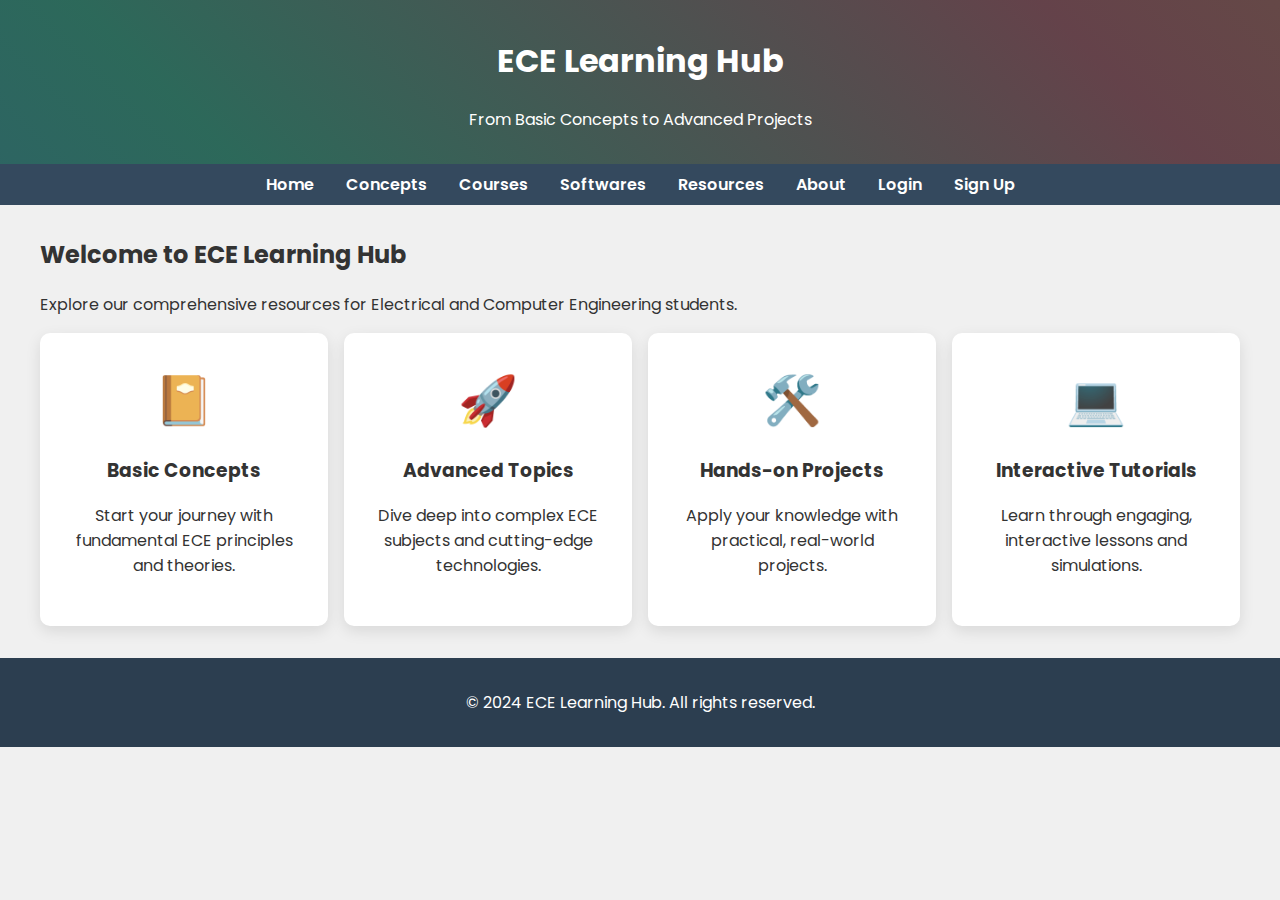
<file: index.html>
<!DOCTYPE html>
<html lang="en">
<head>
    <meta charset="UTF-8">
    <meta name="viewport" content="width=device-width, initial-scale=1.0">
    <title>ECE Learning Hub</title>
    <link href="https://fonts.googleapis.com/css2?family=Poppins:wght@300;400;600&display=swap" rel="stylesheet">
    <link rel="stylesheet" href="styles.css">
    <style>
        body {
            font-family: 'Poppins', sans-serif;
        }
        .featured-sections {
            display: grid;
            grid-template-columns: repeat(auto-fit, minmax(250px, 1fr));
            gap: 1rem;
        }
        .section-card {
            text-align: center;
            padding: 2rem;
            background-color: white;
            border-radius: 10px;
            box-shadow: 0 5px 15px rgba(0, 0, 0, 0.1);
            transition: transform 0.3s ease, box-shadow s ease;
        }
        .section-card:hover {
            transform: translateY(-5px);
            box-shadow: 0 8px 20px rgba(0, 0, 0, 0.15);
        }
        .section-icon {
            font-size: 3rem;
            margin-bottom: 1rem;
        }
        .auth-form {
            max-width: 300px;
            margin: 0 auto;
            padding: 1rem;
        }
        .auth-form input {
            display: block;
            width: 100%;
            margin-bottom: 1rem;
            padding: 0.8rem;
            border: none;
            border-radius: 5px;
            background-color: #f0f0f0;
            transition: all 0.3s ease;
        }
        .auth-form input:focus {
            outline: none;
            box-shadow: 0 0 0 2px #007bff;
        }
        .auth-form button {
            width: 100%;
            padding: 0.8rem;
            background-color: #007bff;
            color: white;
            border: none;
            border-radius: 5px;
            cursor: pointer;
            transition: background-color 0.3s ease;
        }
        .auth-form button:hover {
            background-color: #0056b3;
        }
        nav ul {
            display: flex;
            justify-content: center;
            list-style-type: none;
            padding: 0;
        }
        nav ul li {
            margin: 0 1rem;
        }
        nav ul li a {
            text-decoration: none;
            color: #ffffff;
            font-weight: 600;
            transition: color 0.3s ease;
        }
        nav ul li a:hover {
            color: #007bff;
        }
        .fade-in {
            opacity: 0;
            transition: opacity 0.5s ease;
        }
    </style>
</head>
<body>
    <header>
        <h1>ECE Learning Hub</h1>
        <p>From Basic Concepts to Advanced Projects</p>
    </header>
    <nav>
        <ul>
            <li><a href="index.html">Home</a></li>
            <li><a href="Concepts.html">Concepts</a></li>
            <li><a href="courses.html">Courses</a></li>
            <li><a href="projects.html">Softwares</a></li>
            <li><a href="resources.html">Resources</a></li>
            <li><a href="about.html">About</a></li>
            <li><a href="login.html">Login</a></li>
            <li><a href="signup.html">Sign Up</a></li>
        </ul>
    </nav>
    <main>
        <h2>Welcome to ECE Learning Hub</h2>
        <p>Explore our comprehensive resources for Electrical and Computer Engineering students.</p>
        <div class="featured-sections">
            <div class="section-card fade-in">
                <div class="section-icon">📔</div>
                <h3>Basic Concepts</h3>
                <p>Start your journey with fundamental ECE principles and theories.</p>
            </div>
            <div class="section-card fade-in">
                <div class="section-icon">🚀</div>
                <h3>Advanced Topics</h3>
                <p>Dive deep into complex ECE subjects and cutting-edge technologies.</p>
            </div>
            <div class="section-card fade-in">
                <div class="section-icon">🛠️</div>
                <h3>Hands-on Projects</h3>
                <p>Apply your knowledge with practical, real-world projects.</p>
            </div>
            <div class="section-card fade-in">
                <div class="section-icon">💻</div>
                <h3>Interactive Tutorials</h3>
                <p>Learn through engaging, interactive lessons and simulations.</p>
            </div>
        </div>
    </main>
    <footer>
        <p>&copy; 2024 ECE Learning Hub. All rights reserved.</p>
    </footer>
    <script>
        document.addEventListener('DOMContentLoaded', function() {
            const cards = document.querySelectorAll('.fade-in');
            cards.forEach((card, index) => {
                setTimeout(() => {
                    card.style.opacity = '1';
                }, 200 * index);
            });
        });
    </script>
</body>
</html>
</file>
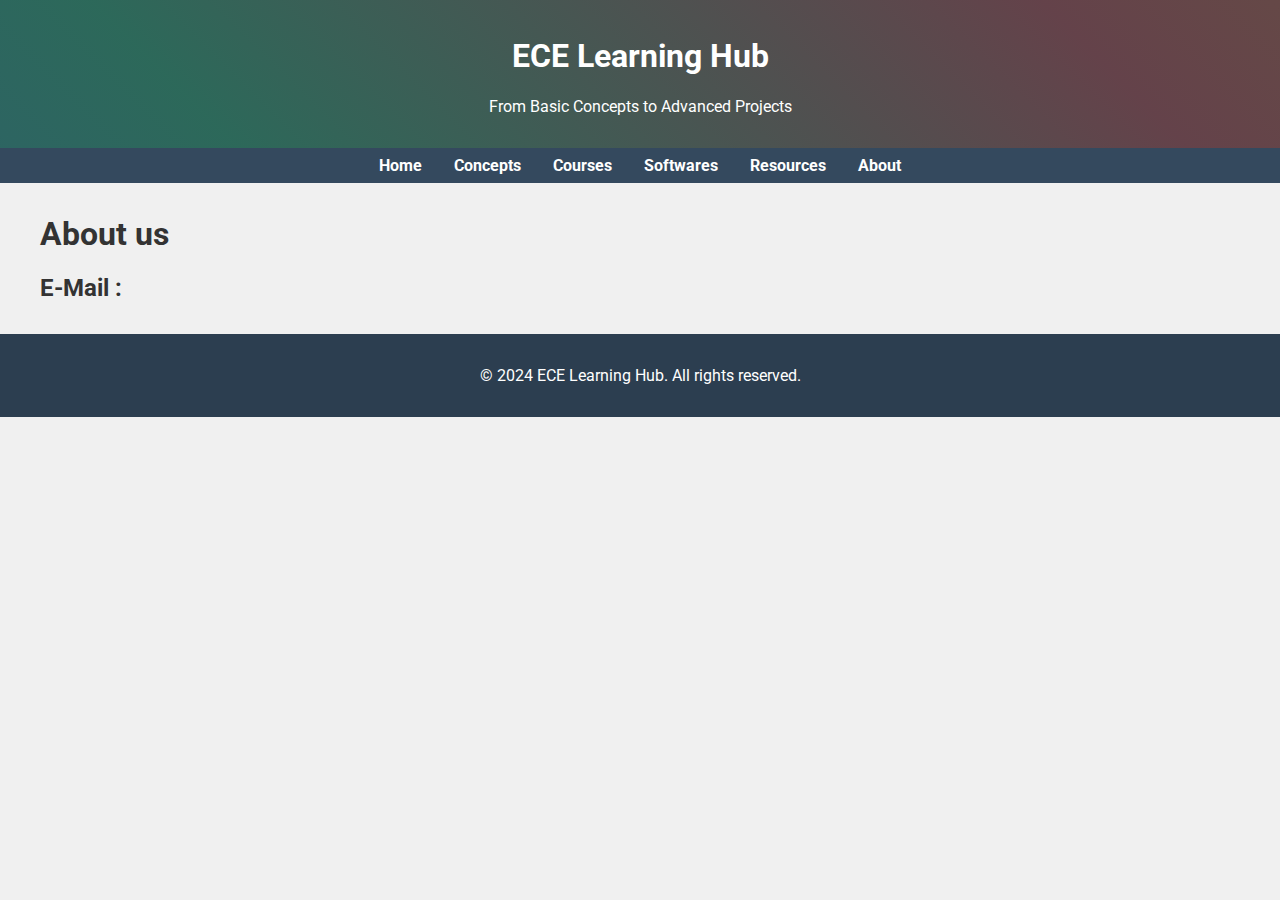
<file: about.html>
<!DOCTYPE html>
<html lang="en">
<head>
    <meta charset="UTF-8">
    <meta name="viewport" content="width=device-width, initial-scale=1.0">
    <title>About - ECE Learning Hub</title>
    <link rel="stylesheet" href="styles.css">
</head>
<body>
    <header>
        <h1>ECE Learning Hub</h1>
        <p>From Basic Concepts to Advanced Projects</p>
    </header>
    <nav>
        <ul>
            <li><a href="index.html">Home</a></li>
            <li><a href="Concepts.html">Concepts</a></li>
            <li><a href="courses.html">Courses</a></li>
            <li><a href="projects.html">Softwares</a></li>
            <li><a href="resources.html">Resources</a></li>
            <li><a href="about.html">About</a></li>
        </ul>
    </nav>
    <main>
        <h1>About us</h1>
        <h2>E-Mail :</h2>
    </main>
    <footer>
        <p>&copy; 2024 ECE Learning Hub. All rights reserved.</p>
    </footer>
</body>
</html>
</file>
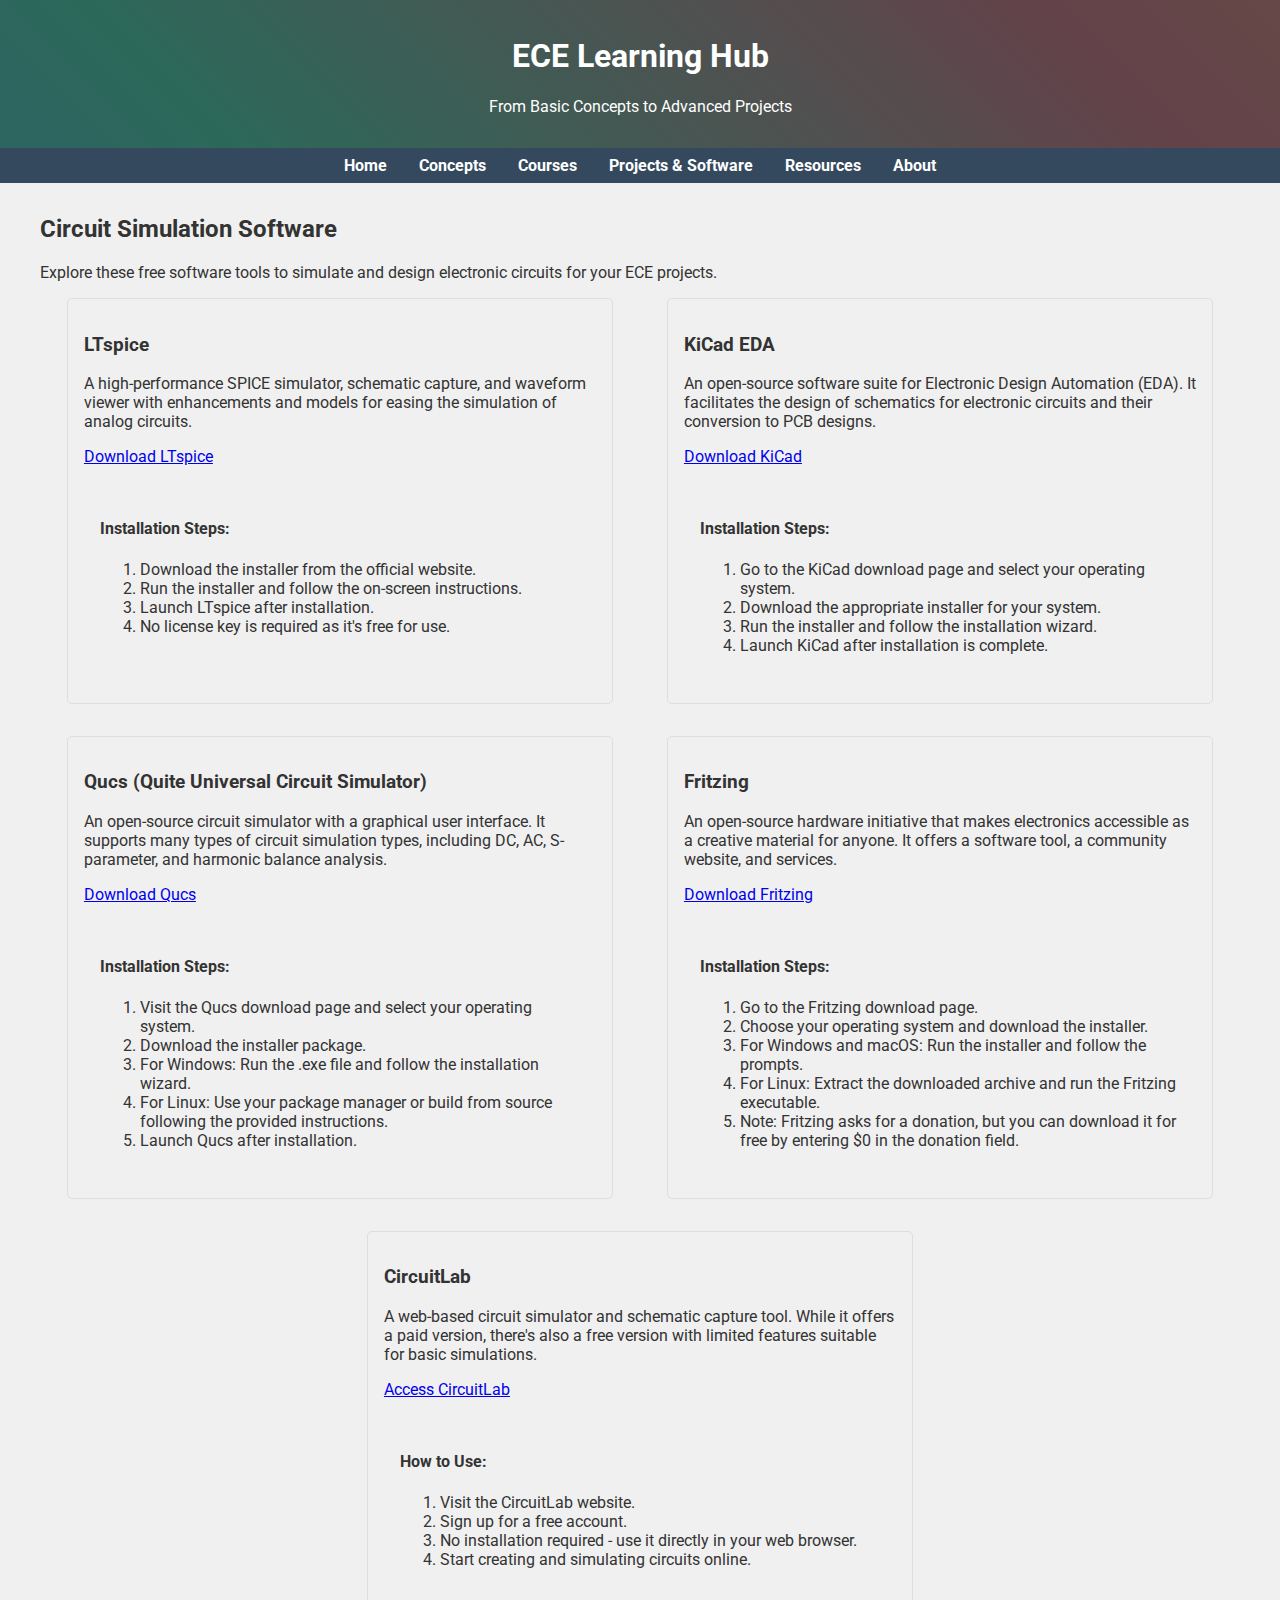
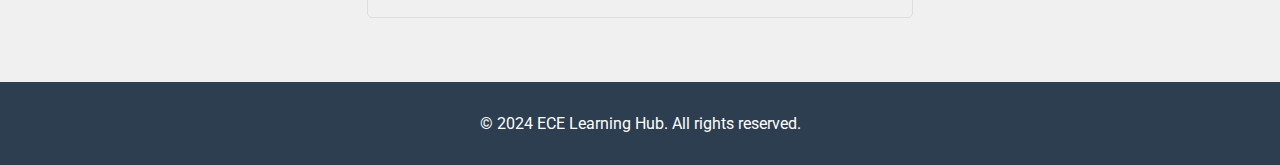
<file: Circuit_tool.html>
<!DOCTYPE html>
<html lang="en">
<head>
    <meta charset="UTF-8">
    <meta name="viewport" content="width=device-width, initial-scale=1.0">
    <title>Circuit Simulation Software - ECE Learning Hub</title>
    <link rel="stylesheet" href="styles.css">
    <style>
        .software-list {
            display: flex;
            flex-wrap: wrap;
            justify-content: space-around;
        }
        .software-item {
            flex-basis: calc(44% - 0.990rem);
            margin-bottom: 2rem;
            padding: 1rem;
            border: 1px solid #ddd;
            border-radius: 5px;
        }
        @media (max-width: 768px) {
            .software-item {
                flex-basis: 100%;
            }
        }
        
        .installation-steps {
            background-color: #f0f0f0;
            padding: 1rem;
            border-radius: 5px;
            margin-top: 1rem;
        }
    </style>
</head>
<body>
    <header>
        <h1>ECE Learning Hub</h1>
        <p>From Basic Concepts to Advanced Projects</p>
    </header>
    <nav>
        <ul>
            <li><a href="index.html">Home</a></li>
            <li><a href="Concepts.html">Concepts</a></li>
            <li><a href="courses.html">Courses</a></li>
            <li><a href="projects.html">Projects & Software</a></li>
            <li><a href="resources.html">Resources</a></li>
            <li><a href="about.html">About</a></li>
        </ul>
    </nav>
    <main>
        <h2>Circuit Simulation Software</h2>
        <p>Explore these free software tools to simulate and design electronic circuits for your ECE projects.</p>
        
        <div class="software-list">
            <!-- LTspice -->
            <div class="software-item">
                <h3>LTspice</h3>
                <p>A high-performance SPICE simulator, schematic capture, and waveform viewer with enhancements and models for easing the simulation of analog circuits.</p>
                <a href="https://www.analog.com/en/design-center/design-tools-and-calculators/ltspice-simulator.html" target="_blank">Download LTspice</a>
                <div class="installation-steps">
                    <h4>Installation Steps:</h4>
                    <ol>
                        <li>Download the installer from the official website.</li>
                        <li>Run the installer and follow the on-screen instructions.</li>
                        <li>Launch LTspice after installation.</li>
                        <li>No license key is required as it's free for use.</li>
                    </ol>
                </div>
            </div>
            
            <!-- KiCad EDA -->
            <div class="software-item">
                <h3>KiCad EDA</h3>
                <p>An open-source software suite for Electronic Design Automation (EDA). It facilitates the design of schematics for electronic circuits and their conversion to PCB designs.</p>
                <a href="https://www.kicad.org/download/" target="_blank">Download KiCad</a>
                <div class="installation-steps">
                    <h4>Installation Steps:</h4>
                    <ol>
                        <li>Go to the KiCad download page and select your operating system.</li>
                        <li>Download the appropriate installer for your system.</li>
                        <li>Run the installer and follow the installation wizard.</li>
                        <li>Launch KiCad after installation is complete.</li>
                    </ol>
                </div>
            </div>
            
            <!-- Qucs -->
            <div class="software-item">
                <h3>Qucs (Quite Universal Circuit Simulator)</h3>
                <p>An open-source circuit simulator with a graphical user interface. It supports many types of circuit simulation types, including DC, AC, S-parameter, and harmonic balance analysis.</p>
                <a href="http://qucs.sourceforge.net/download.html" target="_blank">Download Qucs</a>
                <div class="installation-steps">
                    <h4>Installation Steps:</h4>
                    <ol>
                        <li>Visit the Qucs download page and select your operating system.</li>
                        <li>Download the installer package.</li>
                        <li>For Windows: Run the .exe file and follow the installation wizard.</li>
                        <li>For Linux: Use your package manager or build from source following the provided instructions.</li>
                        <li>Launch Qucs after installation.</li>
                    </ol>
                </div>
            </div>
            
            <!-- Fritzing -->
            <div class="software-item">
                <h3>Fritzing</h3>
                <p>An open-source hardware initiative that makes electronics accessible as a creative material for anyone. It offers a software tool, a community website, and services.</p>
                <a href="https://fritzing.org/download/" target="_blank">Download Fritzing</a>
                <div class="installation-steps">
                    <h4>Installation Steps:</h4>
                    <ol>
                        <li>Go to the Fritzing download page.</li>
                        <li>Choose your operating system and download the installer.</li>
                        <li>For Windows and macOS: Run the installer and follow the prompts.</li>
                        <li>For Linux: Extract the downloaded archive and run the Fritzing executable.</li>
                        <li>Note: Fritzing asks for a donation, but you can download it for free by entering $0 in the donation field.</li>
                    </ol>
                </div>
            </div>
            
            <!-- CircuitLab -->
            <div class="software-item">
                <h3>CircuitLab</h3>
                <p>A web-based circuit simulator and schematic capture tool. While it offers a paid version, there's also a free version with limited features suitable for basic simulations.</p>
                <a href="https://www.circuitlab.com/" target="_blank">Access CircuitLab</a>
                <div class="installation-steps">
                    <h4>How to Use:</h4>
                    <ol>
                        <li>Visit the CircuitLab website.</li>
                        <li>Sign up for a free account.</li>
                        <li>No installation required - use it directly in your web browser.</li>
                        <li>Start creating and simulating circuits online.</li>
                    </ol>
                </div>
            </div>
        </div>
    </main>
    <footer>
        <p>&copy; 2024 ECE Learning Hub. All rights reserved.</p>
    </footer>
</body>
</html>
</file>
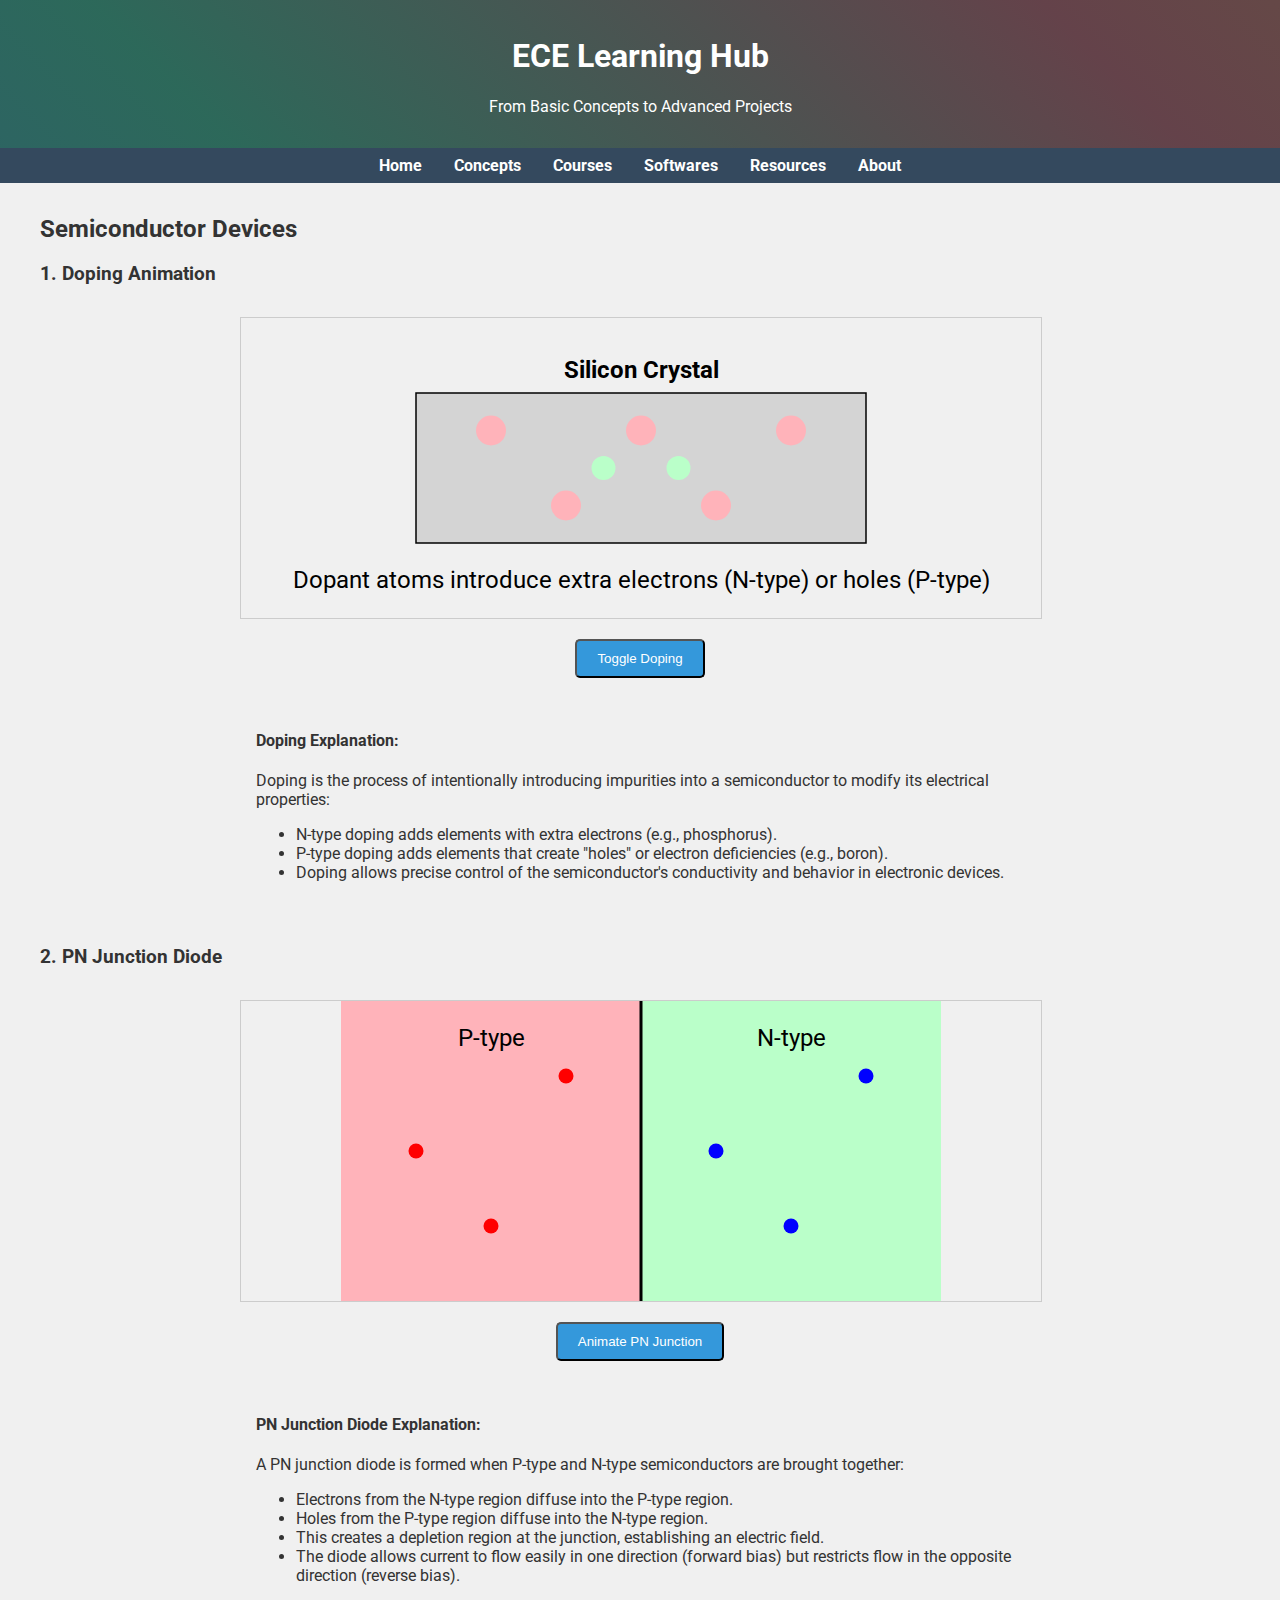
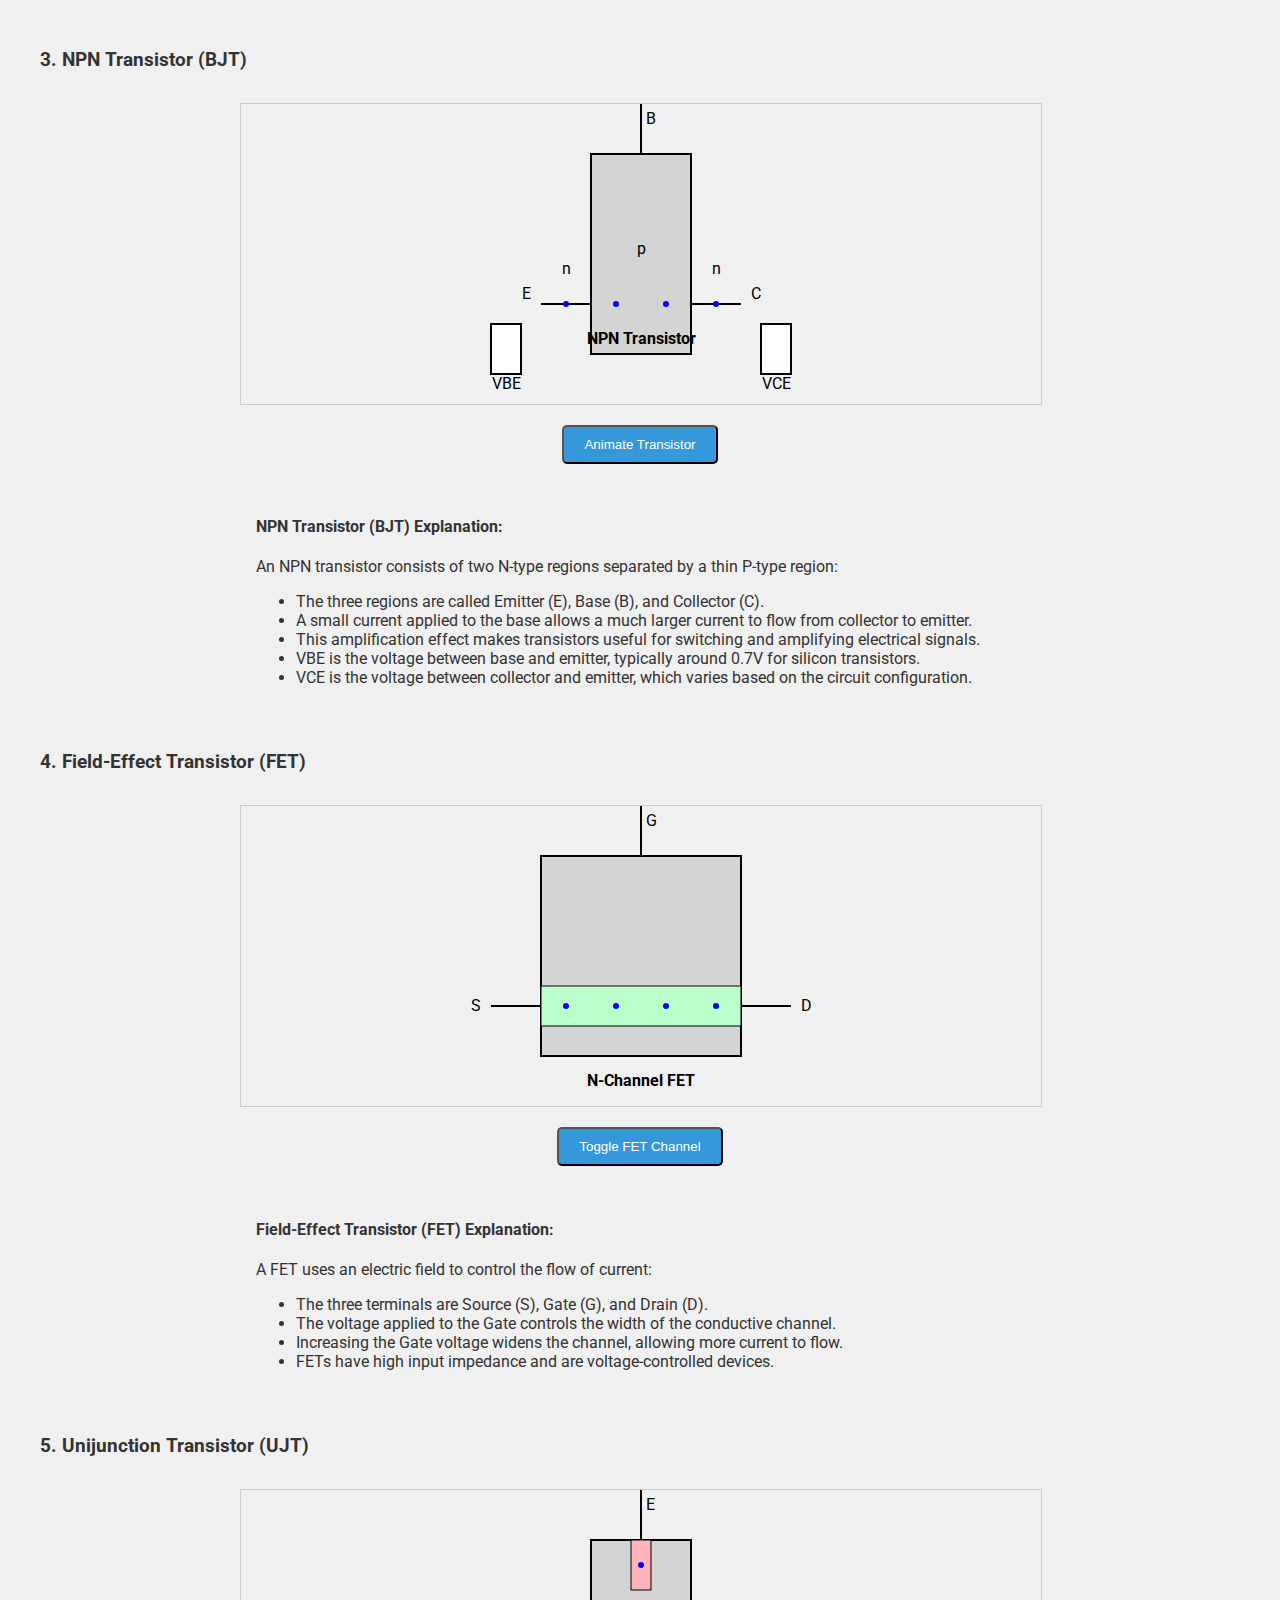
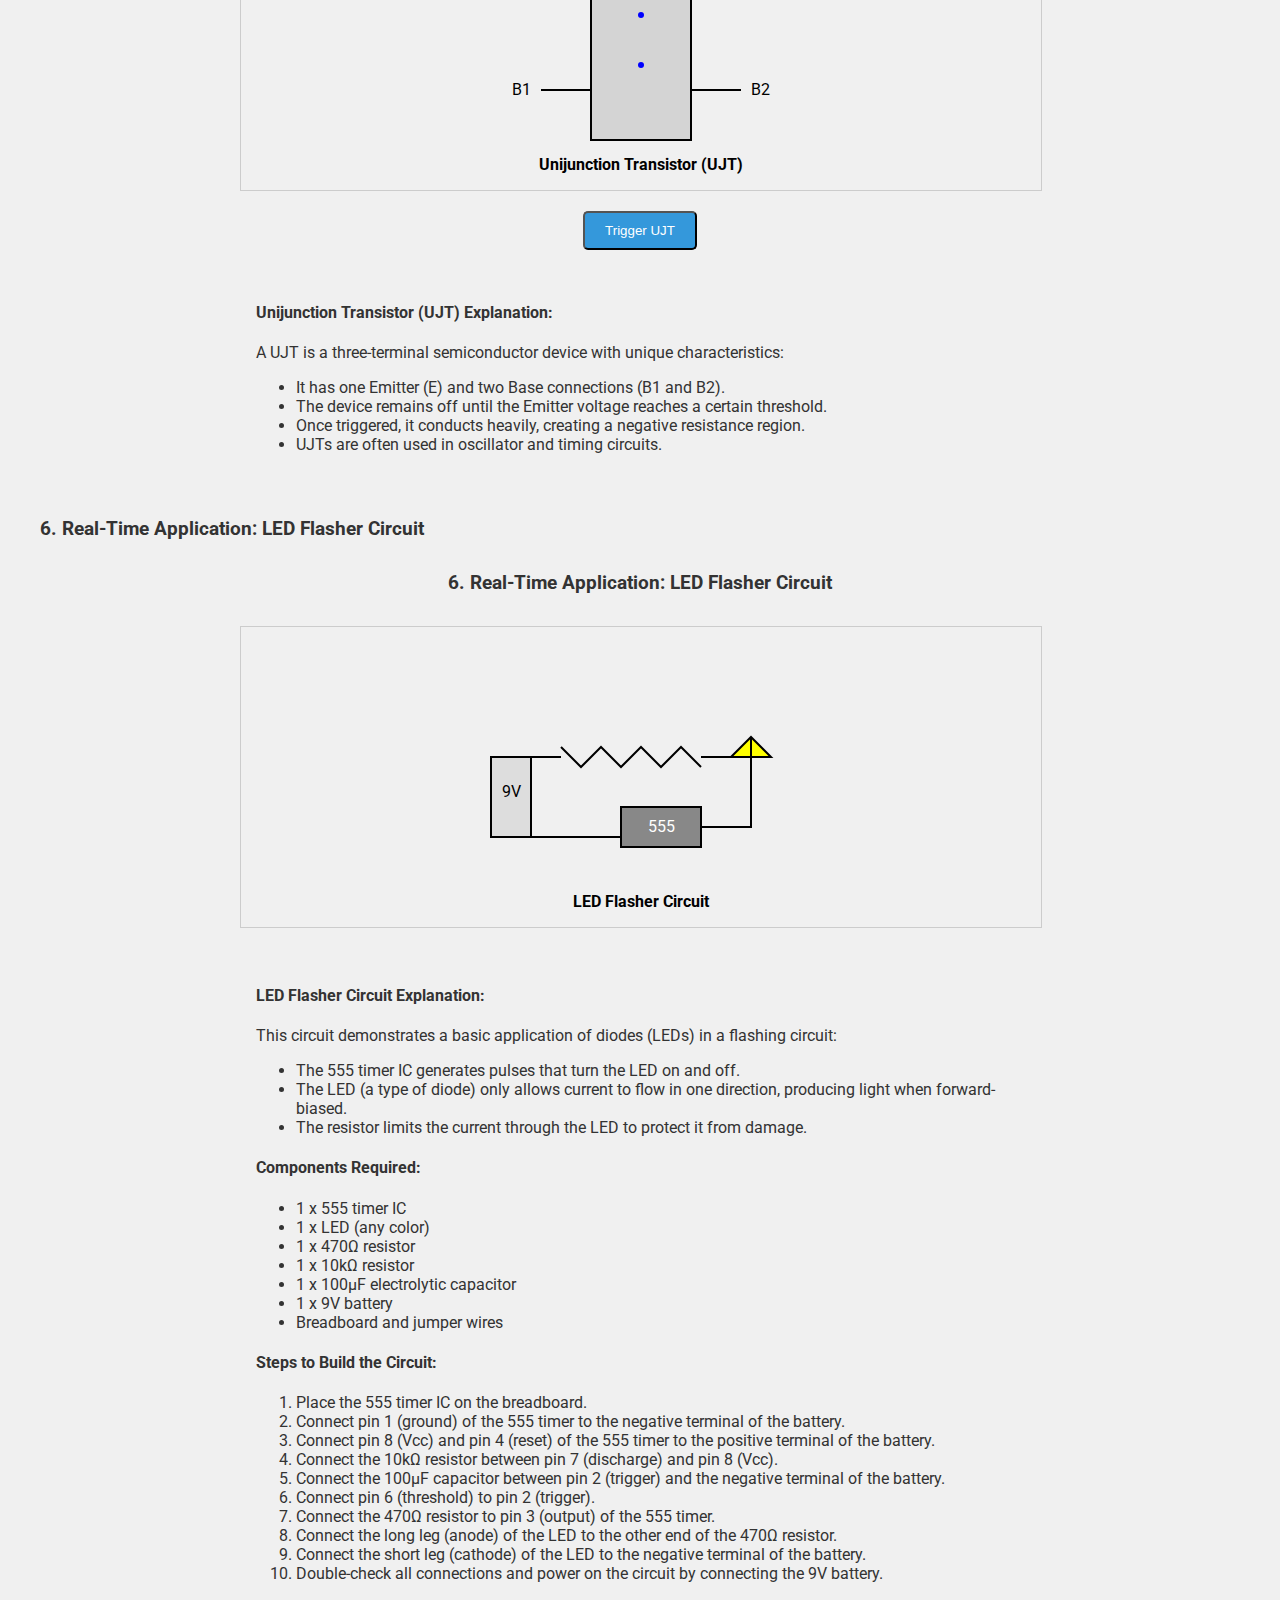
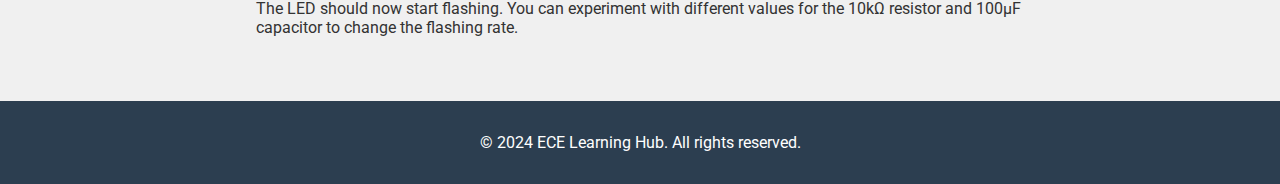
<file: Concepts.html>
<!DOCTYPE html>
<html lang="en">
<head>
    <meta charset="UTF-8">
    <meta name="viewport" content="width=device-width, initial-scale=1.0">
    <title>Semiconductor Devices - ECE Learning Hub</title>
    <link rel="stylesheet" href="styles.css">
    <style>
        .animation-container {
            width: 100%;
            max-width: 800px;
            margin: 2rem auto;
            text-align: center;
        }
        .animation-svg {
            width: 100%;
            height: 300px;
            border: 1px solid #ccc;
        }
        .control-panel {
            display: flex;
            justify-content: center;
            margin-top: 1rem;
        }
        .control-panel button {
            margin: 0 0.5rem;
        }
        .explanation {
            text-align: left;
            margin-top: 1rem;
            padding: 1rem;
            background-color: #f0f0f0;
            border-radius: 5px;
        }
    </style>
</head>
<body>
    <header>
        <h1>ECE Learning Hub</h1>
        <p>From Basic Concepts to Advanced Projects</p>
    </header>
    <nav>
        <ul>
            <li><a href="index.html">Home</a></li>
            <li><a href="Concepts.html">Concepts</a></li>
            <li><a href="courses.html">Courses</a></li>
            <li><a href="projects.html">Softwares</a></li>
            <li><a href="resources.html">Resources</a></li>
            <li><a href="about.html">About</a></li>
        </ul>
    </nav>
    <main>
        <h2>Semiconductor Devices</h2>

        <h3>1. Doping Animation</h3>
        <div class="animation-container">
            <svg id="doping-animation" class="animation-svg" viewBox="0 0 400 200">
                <rect x="50" y="50" width="300" height="100" fill="#d4d4d4" stroke="#000" />
                <text x="200" y="40" text-anchor="middle" font-weight="bold">Silicon Crystal</text>
                
                <!-- Silicon atoms -->
                <circle cx="100" cy="75" r="10" fill="#FFB3BA" />
                <circle cx="150" cy="125" r="10" fill="#FFB3BA" />
                <circle cx="200" cy="75" r="10" fill="#FFB3BA" />
                <circle cx="250" cy="125" r="10" fill="#FFB3BA" />
                <circle cx="300" cy="75" r="10" fill="#FFB3BA" />

                <!-- Dopant atoms -->
                <circle id="dopant1" cx="175" cy="100" r="8" fill="#BAFFC9" />
                <circle id="dopant2" cx="225" cy="100" r="8" fill="#BAFFC9" />

                <text x="200" y="180" text-anchor="middle">Dopant atoms introduce extra electrons (N-type) or holes (P-type)</text>
            </svg>
            <div class="control-panel">
                <button id="doping-btn" class="btn">Toggle Doping</button>
            </div>
            <div class="explanation">
                <h4>Doping Explanation:</h4>
                <p>Doping is the process of intentionally introducing impurities into a semiconductor to modify its electrical properties:</p>
                <ul>
                    <li>N-type doping adds elements with extra electrons (e.g., phosphorus).</li>
                    <li>P-type doping adds elements that create "holes" or electron deficiencies (e.g., boron).</li>
                    <li>Doping allows precise control of the semiconductor's conductivity and behavior in electronic devices.</li>
                </ul>
            </div>
        </div>

        <h3>2. PN Junction Diode</h3>
        <div class="animation-container">
            <svg id="pn-junction" class="animation-svg" viewBox="0 0 400 200">
                <rect x="0" y="0" width="200" height="200" fill="#FFB3BA" />
                <rect x="200" y="0" width="200" height="200" fill="#BAFFC9" />
                <text x="100" y="30" text-anchor="middle" fill="#000">P-type</text>
                <text x="300" y="30" text-anchor="middle" fill="#000">N-type</text>
                <line x1="200" y1="0" x2="200" y2="200" stroke="#000" stroke-width="2" />
                
                <!-- Holes -->
                <circle class="hole" cx="50" cy="100" r="5" fill="#FF0000" />
                <circle class="hole" cx="100" cy="150" r="5" fill="#FF0000" />
                <circle class="hole" cx="150" cy="50" r="5" fill="#FF0000" />

                <!-- Electrons -->
                <circle class="electron" cx="250" cy="100" r="5" fill="#0000FF" />
                <circle class="electron" cx="300" cy="150" r="5" fill="#0000FF" />
                <circle class="electron" cx="350" cy="50" r="5" fill="#0000FF" />

                <text x="200" y="220" text-anchor="middle">PN Junction Diode</text>
            </svg>
            <div class="control-panel">
                <button id="diode-btn" class="btn">Animate PN Junction</button>
            </div>
            <div class="explanation">
                <h4>PN Junction Diode Explanation:</h4>
                <p>A PN junction diode is formed when P-type and N-type semiconductors are brought together:</p>
                <ul>
                    <li>Electrons from the N-type region diffuse into the P-type region.</li>
                    <li>Holes from the P-type region diffuse into the N-type region.</li>
                    <li>This creates a depletion region at the junction, establishing an electric field.</li>
                    <li>The diode allows current to flow easily in one direction (forward bias) but restricts flow in the opposite direction (reverse bias).</li>
                </ul>
            </div>
        </div>

        <h3>3. NPN Transistor (BJT)</h3>
        <div class="animation-container">
            <svg id="transistor-animation" class="animation-svg" viewBox="0 0 400 300">
                <!-- Transistor body -->
                <rect x="150" y="50" width="100" height="200" fill="#d4d4d4" stroke="#000" stroke-width="2" />
                
                <!-- Emitter -->
                <line x1="150" y1="200" x2="100" y2="200" stroke="#000" stroke-width="2" />
                <text x="90" y="195" text-anchor="end">E</text>
                
                <!-- Base -->
                <line x1="200" y1="50" x2="200" y2="0" stroke="#000" stroke-width="2" />
                <text x="205" y="20" text-anchor="start">B</text>
                
                <!-- Collector -->
                <line x1="250" y1="200" x2="300" y2="200" stroke="#000" stroke-width="2" />
                <text x="310" y="195" text-anchor="start">C</text>
                
                <!-- Voltage sources -->
                <rect x="50" y="220" width="30" height="50" fill="#fff" stroke="#000" stroke-width="2" />
                <text x="65" y="285" text-anchor="middle">VBE</text>
                
                <rect x="320" y="220" width="30" height="50" fill="#fff" stroke="#000" stroke-width="2" />
                <text x="335" y="285" text-anchor="middle">VCE</text>
                
                <!-- Electrons -->
                <circle class="transistor-electron" cx="125" cy="200" r="3" fill="#0000FF" />
                <circle class="transistor-electron" cx="175" cy="200" r="3" fill="#0000FF" />
                <circle class="transistor-electron" cx="225" cy="200" r="3" fill="#0000FF" />
                <circle class="transistor-electron" cx="275" cy="200" r="3" fill="#0000FF" />
                
                <!-- Labels -->
                <text x="200" y="240" text-anchor="middle" font-weight="bold">NPN Transistor</text>
                <text x="125" y="170" text-anchor="middle">n</text>
                <text x="200" y="150" text-anchor="middle">p</text>
                <text x="275" y="170" text-anchor="middle">n</text>
            </svg>
            <div class="control-panel">
                <button id="transistor-btn" class="btn">Animate Transistor</button>
            </div>
            <div class="explanation">
                <h4>NPN Transistor (BJT) Explanation:</h4>
                <p>An NPN transistor consists of two N-type regions separated by a thin P-type region:</p>
                <ul>
                    <li>The three regions are called Emitter (E), Base (B), and Collector (C).</li>
                    <li>A small current applied to the base allows a much larger current to flow from collector to emitter.</li>
                    <li>This amplification effect makes transistors useful for switching and amplifying electrical signals.</li>
                    <li>VBE is the voltage between base and emitter, typically around 0.7V for silicon transistors.</li>
                    <li>VCE is the voltage between collector and emitter, which varies based on the circuit configuration.</li>
                </ul>
            </div>
        </div>

        <h3>4. Field-Effect Transistor (FET)</h3>
        <div class="animation-container">
            <svg id="fet-animation" class="animation-svg" viewBox="0 0 400 300">
                <!-- FET body -->
                <rect x="100" y="50" width="200" height="200" fill="#d4d4d4" stroke="#000" stroke-width="2" />
                
                <!-- Source -->
                <line x1="100" y1="200" x2="50" y2="200" stroke="#000" stroke-width="2" />
                <text x="40" y="205" text-anchor="end">S</text>
                
                <!-- Gate -->
                <line x1="200" y1="50" x2="200" y2="0" stroke="#000" stroke-width="2" />
                <text x="205" y="20" text-anchor="start">G</text>
                
                <!-- Drain -->
                <line x1="300" y1="200" x2="350" y2="200" stroke="#000" stroke-width="2" />
                <text x="360" y="205" text-anchor="start">D</text>
                
                <!-- Channel -->
                <rect id="fet-channel" x="100" y="180" width="200" height="40" fill="#BAFFC9" stroke="#000" stroke-width="1" />
                
                <!-- Electrons -->
                <circle class="fet-electron" cx="125" cy="200" r="3" fill="#0000FF" />
                <circle class="fet-electron" cx="175" cy="200" r="3" fill="#0000FF" />
                <circle class="fet-electron" cx="225" cy="200" r="3" fill="#0000FF" />
                <circle class="fet-electron" cx="275" cy="200" r="3" fill="#0000FF" />
                
                <!-- Labels -->
                <text x="200" y="280" text-anchor="middle" font-weight="bold">N-Channel FET</text>
            </svg>
            <div class="control-panel">
                <button id="fet-btn" class="btn">Toggle FET Channel</button>
            </div>
            <div class="explanation">
                <h4>Field-Effect Transistor (FET) Explanation:</h4>
                <p>A FET uses an electric field to control the flow of current:</p>
                <ul>
                    <li>The three terminals are Source (S), Gate (G), and Drain (D).</li>
                    <li>The voltage applied to the Gate controls the width of the conductive channel.</li>
                    <li>Increasing the Gate voltage widens the channel, allowing more current to flow.</li>
                    <li>FETs have high input impedance and are voltage-controlled devices.</li>
                </ul>
            </div>
        </div>

        <h3>5. Unijunction Transistor (UJT)</h3>
        <div class="animation-container">
            <svg id="ujt-animation" class="animation-svg" viewBox="0 0 400 300">
                <!-- UJT body -->
                <rect x="150" y="50" width="100" height="200" fill="#d4d4d4" stroke="#000" stroke-width="2" />
                
                <!-- Base 1 -->
                <line x1="150" y1="200" x2="100" y2="200" stroke="#000" stroke-width="2" />
                <text x="90" y="205" text-anchor="end">B1</text>
                
                <!-- Emitter -->
                <line x1="200" y1="50" x2="200" y2="0" stroke="#000" stroke-width="2" />
                <text x="205" y="20" text-anchor="start">E</text>
                
                <!-- Base 2 -->
                <line x1="250" y1="200" x2="300" y2="200" stroke="#000" stroke-width="2" />
                <text x="310" y="205" text-anchor="start">B2</text>
                
                <!-- Emitter region -->
                <rect id="ujt-emitter" x="190" y="50" width="20" height="50" fill="#FFB3BA" stroke="#000" stroke-width="1" />
                
                <!-- Electrons -->
                <circle class="ujt-electron" cx="200" cy="75" r="3" fill="#0000FF" />
                <circle class="ujt-electron" cx="200" cy="125" r="3" fill="#0000FF" />
                <circle class="ujt-electron" cx="200" cy="175" r="3" fill="#0000FF" />
                
                <!-- Labels -->
                <text x="200" y="280" text-anchor="middle" font-weight="bold">Unijunction Transistor (UJT)</text>
            </svg>
            <div class="control-panel">
                <button id="ujt-btn" class="btn">Trigger UJT</button>
            </div>
            <div class="explanation">
                <h4>Unijunction Transistor (UJT) Explanation:</h4>
                <p>A UJT is a three-terminal semiconductor device with unique characteristics:</p>
                <ul>
                    <li>It has one Emitter (E) and two Base connections (B1 and B2).</li>
                    <li>The device remains off until the Emitter voltage reaches a certain threshold.</li>
                    <li>Once triggered, it conducts heavily, creating a negative resistance region.</li>
                    <li>UJTs are often used in oscillator and timing circuits.</li>
                </ul>
            </div>
        </div>

        <h3>6. Real-Time Application: LED Flasher Circuit</h3>
        <div class="animation-container">
            <h3>6. Real-Time Application: LED Flasher Circuit</h3>
        <div class="animation-container">
            <svg id="led-flasher" class="animation-svg" viewBox="0 0 400 300">
                <!-- Battery -->
                <rect x="50" y="130" width="40" height="80" fill="#ddd" stroke="#000" stroke-width="2"/>
                <text x="70" y="170" text-anchor="middle">9V</text>
                
                <!-- Resistor -->
                <line x1="90" y1="130" x2="120" y2="130" stroke="#000" stroke-width="2"/>
                <path d="M120,120 L140,140 L160,120 L180,140 L200,120 L220,140 L240,120 L260,140" fill="none" stroke="#000" stroke-width="2"/>
                <line x1="260" y1="130" x2="290" y2="130" stroke="#000" stroke-width="2"/>
                
                <!-- LED -->
                <path d="M290,130 L310,110 L330,130 Z" fill="#ff0" stroke="#000" stroke-width="2"/>
                <line x1="310" y1="110" x2="310" y2="150" stroke="#000" stroke-width="2"/>
                
                <!-- 555 Timer IC (simplified) -->
                <rect x="180" y="180" width="80" height="40" fill="#888" stroke="#000" stroke-width="2"/>
                <text x="220" y="205" text-anchor="middle" fill="#fff">555</text>
                
                <!-- Connections -->
                <path d="M90,210 L180,210" fill="none" stroke="#000" stroke-width="2"/>
                <path d="M260,200 L310,200 L310,150" fill="none" stroke="#000" stroke-width="2"/>
                
                <text x="200" y="280" text-anchor="middle" font-weight="bold">LED Flasher Circuit</text>
            </svg>
            <div class="explanation">
                <h4>LED Flasher Circuit Explanation:</h4>
                <p>This circuit demonstrates a basic application of diodes (LEDs) in a flashing circuit:</p>
                <ul>
                    <li>The 555 timer IC generates pulses that turn the LED on and off.</li>
                    <li>The LED (a type of diode) only allows current to flow in one direction, producing light when forward-biased.</li>
                    <li>The resistor limits the current through the LED to protect it from damage.</li>
                </ul>
                <h4>Components Required:</h4>
                <ul>
                    <li>1 x 555 timer IC</li>
                    <li>1 x LED (any color)</li>
                    <li>1 x 470Ω resistor</li>
                    <li>1 x 10kΩ resistor</li>
                    <li>1 x 100µF electrolytic capacitor</li>
                    <li>1 x 9V battery</li>
                    <li>Breadboard and jumper wires</li>
                </ul>
                <h4>Steps to Build the Circuit:</h4>
                <ol>
                    <li>Place the 555 timer IC on the breadboard.</li>
                    <li>Connect pin 1 (ground) of the 555 timer to the negative terminal of the battery.</li>
                    <li>Connect pin 8 (Vcc) and pin 4 (reset) of the 555 timer to the positive terminal of the battery.</li>
                    <li>Connect the 10kΩ resistor between pin 7 (discharge) and pin 8 (Vcc).</li>
                    <li>Connect the 100µF capacitor between pin 2 (trigger) and the negative terminal of the battery.</li>
                    <li>Connect pin 6 (threshold) to pin 2 (trigger).</li>
                    <li>Connect the 470Ω resistor to pin 3 (output) of the 555 timer.</li>
                    <li>Connect the long leg (anode) of the LED to the other end of the 470Ω resistor.</li>
                    <li>Connect the short leg (cathode) of the LED to the negative terminal of the battery.</li>
                    <li>Double-check all connections and power on the circuit by connecting the 9V battery.</li>
                </ol>
                <p>The LED should now start flashing. You can experiment with different values for the 10kΩ resistor and 100µF capacitor to change the flashing rate.</p>
            </div>
        </div>
    </main>

    <footer>
        <p>&copy; 2024 ECE Learning Hub. All rights reserved.</p>
    </footer>

    <script>
        // JavaScript for animations and interactivity would go here
        // This would include functions to toggle doping, animate the PN junction,
        // control the transistor and FET animations, and trigger the UJT
    </script>
</body>
</html>
</file>
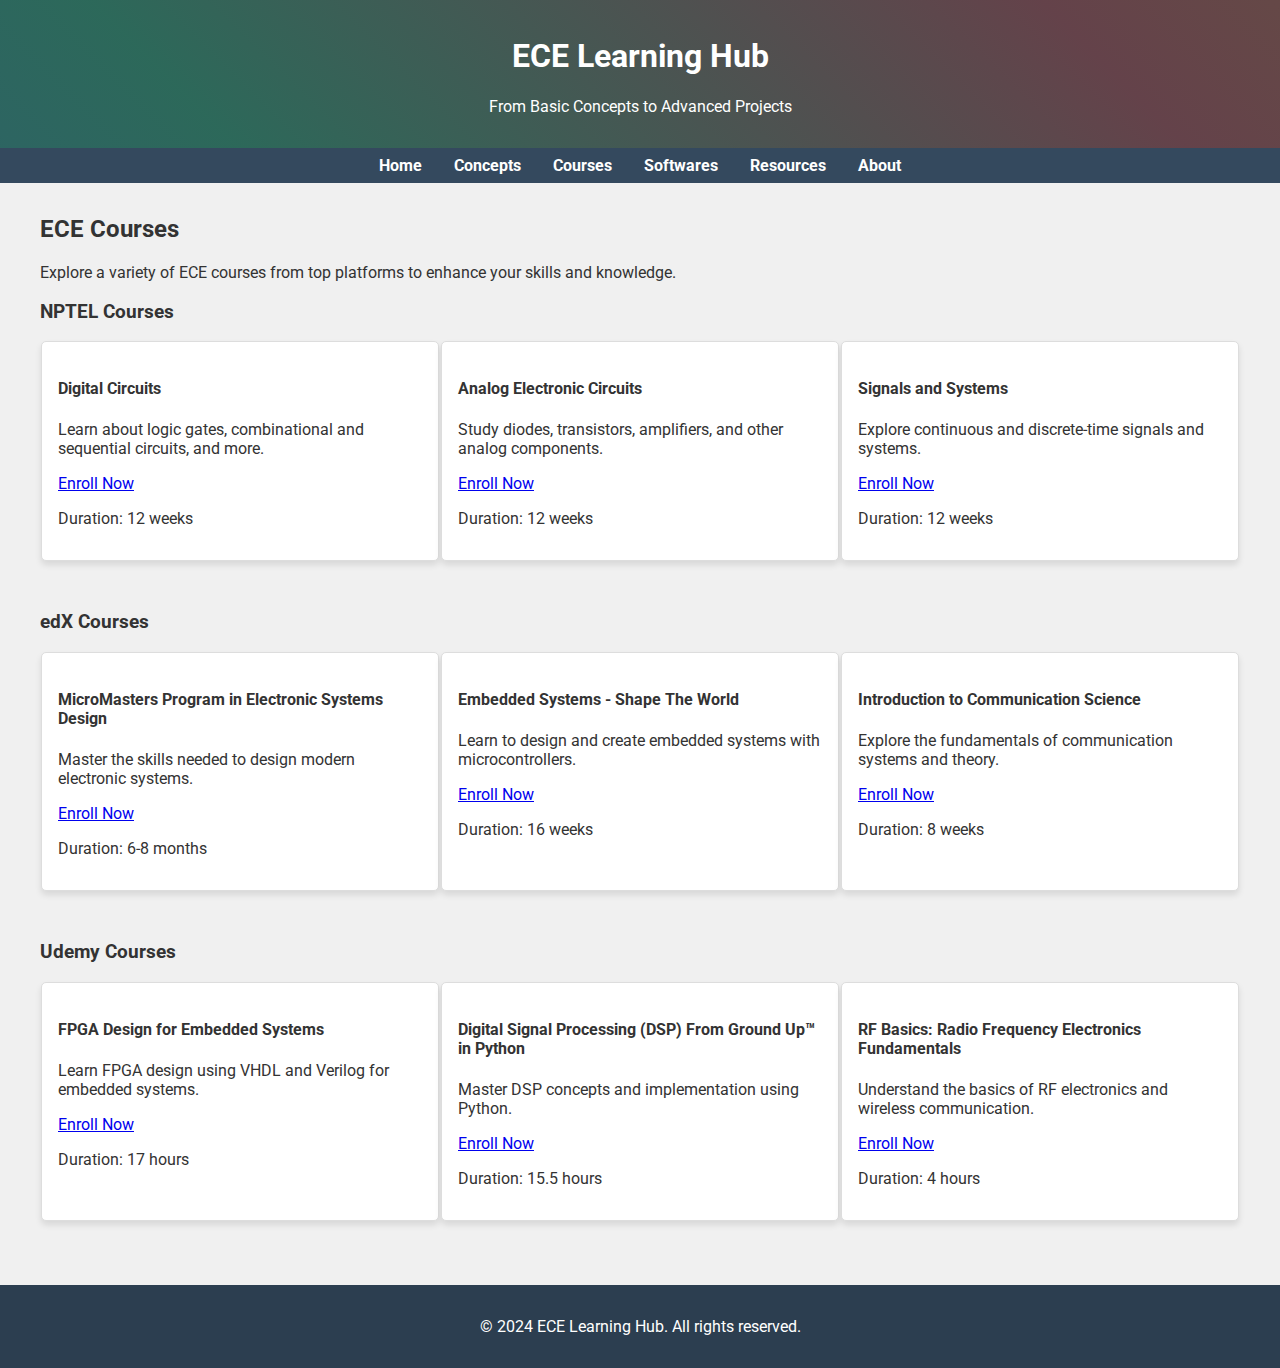
<file: courses.html>
<!DOCTYPE html>
<html lang="en">
<head>
    <meta charset="UTF-8">
    <meta name="viewport" content="width=device-width, initial-scale=1.0">
    <title>Courses - ECE Learning Hub</title>
    <link rel="stylesheet" href="styles.css">
    <style>
        .course-list {
            display: flex;
            flex-wrap: wrap;
            justify-content: space-around;
        }
        .course-item {
            flex-basis: calc(33% - 2rem);
            margin-bottom: 2rem;
            padding: 1rem;
            border: 1px solid #ddd;
            border-radius: 5px;
        }
        @media (max-width: 768px) {
            .course-item {
                flex-basis: calc(50% - 2rem);
            }
        }
        @media (max-width: 480px) {
            .course-item {
                flex-basis: 100%;
            }
        }
    </style>
</head>
<body>
    <header>
        <h1>ECE Learning Hub</h1>
        <p>From Basic Concepts to Advanced Projects</p>
    </header>
    <nav>
        <ul>
            <li><a href="index.html">Home</a></li>
            <li><a href="Concepts.html">Concepts</a></li>
            <li><a href="courses.html">Courses</a></li>
            <li><a href="projects.html">Softwares</a></li>
            <li><a href="resources.html">Resources</a></li>
            <li><a href="about.html">About</a></li>
        </ul>
    </nav>
    <main>
        <h2>ECE Courses</h2>
        <p>Explore a variety of ECE courses from top platforms to enhance your skills and knowledge.</p>
        
        <h3>NPTEL Courses</h3>
        <div class="course-list">
            <div class="course-item">
                <h4>Digital Circuits</h4>
                <p>Learn about logic gates, combinational and sequential circuits, and more.</p>
                <a href="https://nptel.ac.in/courses/117/106/117106086/" target="_blank">Enroll Now</a>
                <p>Duration: 12 weeks</p>
            </div>
            <div class="course-item">
                <h4>Analog Electronic Circuits</h4>
                <p>Study diodes, transistors, amplifiers, and other analog components.</p>
                <a href="https://nptel.ac.in/courses/117/106/117106088/" target="_blank">Enroll Now</a>
                <p>Duration: 12 weeks</p>
            </div>
            <div class="course-item">
                <h4>Signals and Systems</h4>
                <p>Explore continuous and discrete-time signals and systems.</p>
                <a href="https://nptel.ac.in/courses/108/101/108101098/" target="_blank">Enroll Now</a>
                <p>Duration: 12 weeks</p>
            </div>
        </div>

        <h3>edX Courses</h3>
        <div class="course-list">
            <div class="course-item">
                <h4>MicroMasters Program in Electronic Systems Design</h4>
                <p>Master the skills needed to design modern electronic systems.</p>
                <a href="https://www.edx.org/micromasters/ucsandiegox-electronics-design" target="_blank">Enroll Now</a>
                <p>Duration: 6-8 months</p>
            </div>
            <div class="course-item">
                <h4>Embedded Systems - Shape The World</h4>
                <p>Learn to design and create embedded systems with microcontrollers.</p>
                <a href="https://www.edx.org/course/embedded-systems-shape-the-world-microcontroller-i" target="_blank">Enroll Now</a>
                <p>Duration: 16 weeks</p>
            </div>
            <div class="course-item">
                <h4>Introduction to Communication Science</h4>
                <p>Explore the fundamentals of communication systems and theory.</p>
                <a href="https://www.edx.org/course/introduction-to-communication-science" target="_blank">Enroll Now</a>
                <p>Duration: 8 weeks</p>
            </div>
        </div>

        <h3>Udemy Courses</h3>
        <div class="course-list">
            <div class="course-item">
                <h4>FPGA Design for Embedded Systems</h4>
                <p>Learn FPGA design using VHDL and Verilog for embedded systems.</p>
                <a href="https://www.udemy.com/course/fpga-design-for-embedded-systems/" target="_blank">Enroll Now</a>
                <p>Duration: 17 hours</p>
            </div>
            <div class="course-item">
                <h4>Digital Signal Processing (DSP) From Ground Up™ in Python</h4>
                <p>Master DSP concepts and implementation using Python.</p>
                <a href="https://www.udemy.com/course/digital-signal-processing-dsp-from-ground-uptm-in-python/" target="_blank">Enroll Now</a>
                <p>Duration: 15.5 hours</p>
            </div>
            <div class="course-item">
                <h4>RF Basics: Radio Frequency Electronics Fundamentals</h4>
                <p>Understand the basics of RF electronics and wireless communication.</p>
                <a href="https://www.udemy.com/course/rf-fundamentals/" target="_blank">Enroll Now</a>
                <p>Duration: 4 hours</p>
            </div>
        </div>
    </main>
    <footer>
        <p>&copy; 2024 ECE Learning Hub. All rights reserved.</p>
    </footer>
</body>
</html>
</file>
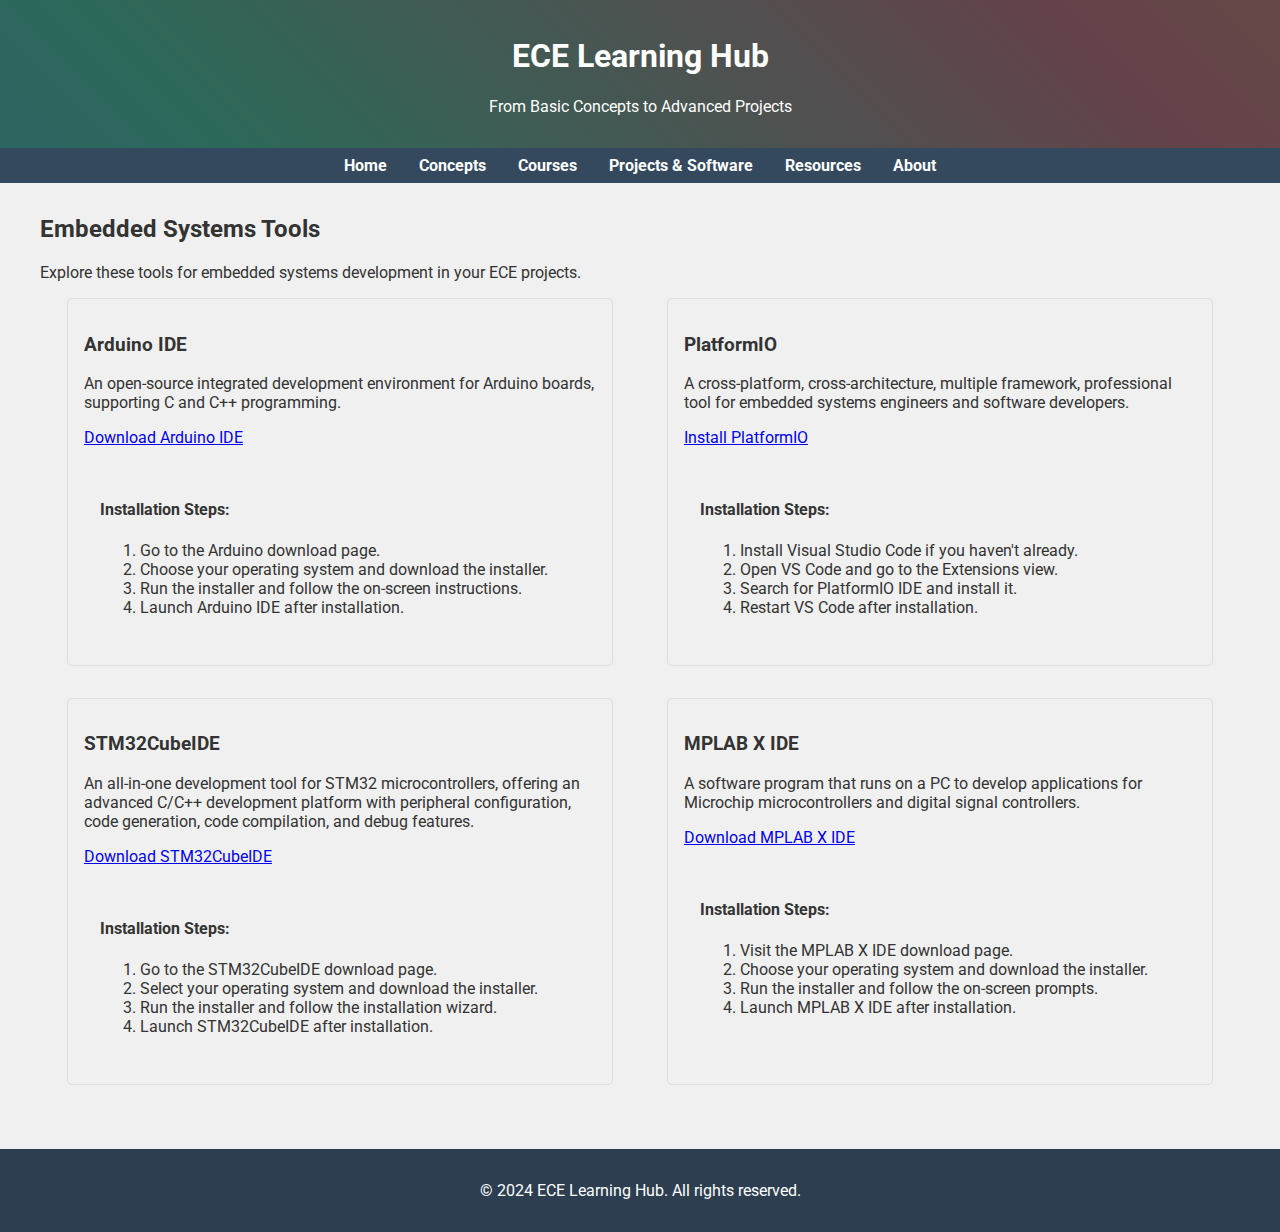
<file: Embedded_tool.html>
<!DOCTYPE html>
<html lang="en">
<head>
    <meta charset="UTF-8">
    <meta name="viewport" content="width=device-width, initial-scale=1.0">
    <title>Embedded Systems Tools - ECE Learning Hub</title>
    <link rel="stylesheet" href="styles.css">
    <style>
        .tool-list {
            display: flex;
            flex-wrap: wrap;
            justify-content: space-around;
        }
        .tool-item {
            flex-basis: calc(44% - 0.990rem);
            margin-bottom: 2rem;
            padding: 1rem;
            border: 1px solid #ddd;
            border-radius: 5px;
        }
        @media (max-width: 768px) {
            .tool-item {
                flex-basis: 100%;
            }
        }
        .installation-steps {
            background-color: #f0f0f0;
            padding: 1rem;
            border-radius: 5px;
            margin-top: 1rem;
        }
    </style>
</head>
<body>
    <header>
        <h1>ECE Learning Hub</h1>
        <p>From Basic Concepts to Advanced Projects</p>
    </header>
    <nav>
        <ul>
            <li><a href="index.html">Home</a></li>
            <li><a href="Concepts.html">Concepts</a></li>
            <li><a href="courses.html">Courses</a></li>
            <li><a href="projects.html">Projects & Software</a></li>
            <li><a href="resources.html">Resources</a></li>
            <li><a href="about.html">About</a></li>
        </ul>
    </nav>
    <main>
        <h2>Embedded Systems Tools</h2>
        <p>Explore these tools for embedded systems development in your ECE projects.</p>
        
        <div class="tool-list">
            <div class="tool-item">
                <h3>Arduino IDE</h3>
                <p>An open-source integrated development environment for Arduino boards, supporting C and C++ programming.</p>
                <a href="https://www.arduino.cc/en/software" target="_blank">Download Arduino IDE</a>
                <div class="installation-steps">
                    <h4>Installation Steps:</h4>
                    <ol>
                        <li>Go to the Arduino download page.</li>
                        <li>Choose your operating system and download the installer.</li>
                        <li>Run the installer and follow the on-screen instructions.</li>
                        <li>Launch Arduino IDE after installation.</li>
                    </ol>
                </div>
            </div>
            
            <div class="tool-item">
                <h3>PlatformIO</h3>
                <p>A cross-platform, cross-architecture, multiple framework, professional tool for embedded systems engineers and software developers.</p>
                <a href="https://platformio.org/install" target="_blank">Install PlatformIO</a>
                <div class="installation-steps">
                    <h4>Installation Steps:</h4>
                    <ol>
                        <li>Install Visual Studio Code if you haven't already.</li>
                        <li>Open VS Code and go to the Extensions view.</li>
                        <li>Search for PlatformIO IDE and install it.</li>
                        <li>Restart VS Code after installation.</li>
                    </ol>
                </div>
            </div>
            
            <div class="tool-item">
                <h3>STM32CubeIDE</h3>
                <p>An all-in-one development tool for STM32 microcontrollers, offering an advanced C/C++ development platform with peripheral configuration, code generation, code compilation, and debug features.</p>
                <a href="https://www.st.com/en/development-tools/stm32cubeide.html" target="_blank">Download STM32CubeIDE</a>
                <div class="installation-steps">
                    <h4>Installation Steps:</h4>
                    <ol>
                        <li>Go to the STM32CubeIDE download page.</li>
                        <li>Select your operating system and download the installer.</li>
                        <li>Run the installer and follow the installation wizard.</li>
                        <li>Launch STM32CubeIDE after installation.</li>
                    </ol>
                </div>
            </div>
            
            <div class="tool-item">
                <h3>MPLAB X IDE</h3>
                <p>A software program that runs on a PC to develop applications for Microchip microcontrollers and digital signal controllers.</p>
                <a href="https://www.microchip.com/en-us/tools-resources/develop/mplab-x-ide" target="_blank">Download MPLAB X IDE</a>
                <div class="installation-steps">
                    <h4>Installation Steps:</h4>
                    <ol>
                        <li>Visit the MPLAB X IDE download page.</li>
                        <li>Choose your operating system and download the installer.</li>
                        <li>Run the installer and follow the on-screen prompts.</li>
                        <li>Launch MPLAB X IDE after installation.</li>
                    </ol>
                </div>
            </div>
        </div>
    </main>
    <footer>
        <p>&copy; 2024 ECE Learning Hub. All rights reserved.</p>
    </footer>
</body>
</html>
</file>
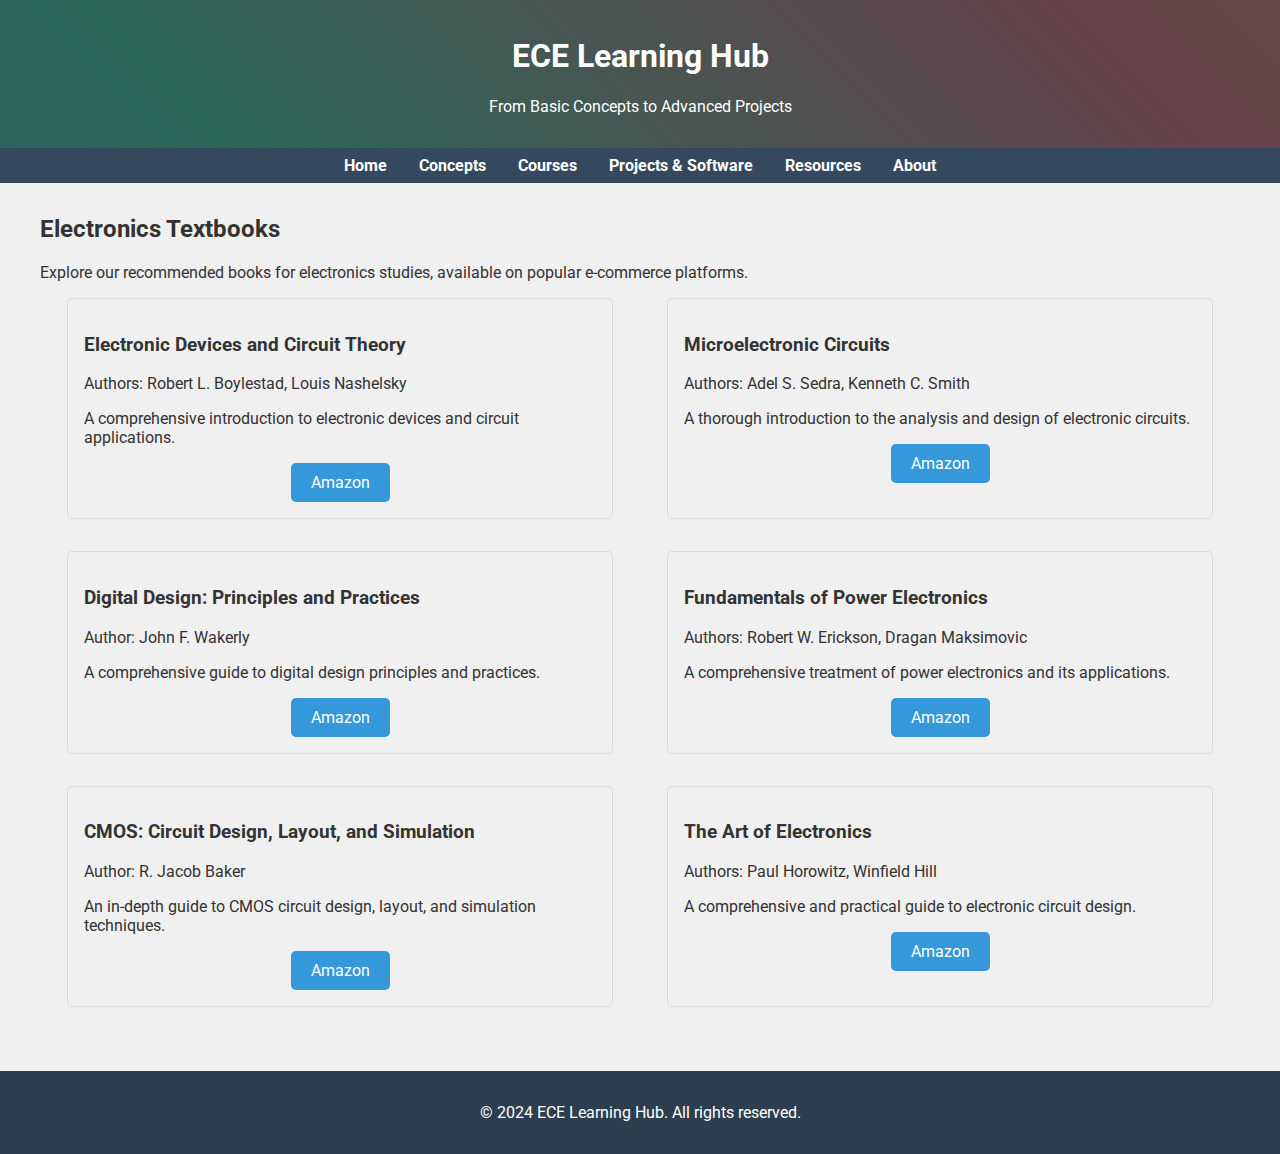
<file: Hard_Copy.html>
<!DOCTYPE html>
<html lang="en">
<head>
    <meta charset="UTF-8">
    <meta name="viewport" content="width=device-width, initial-scale=1.0">
    <title>Electronics Textbooks - ECE Learning Hub</title>
    <link rel="stylesheet" href="styles.css">
    <style>
        .book-list {
            display: flex;
            flex-wrap: wrap;
            justify-content: space-around;
        }
        .book-item {
            flex-basis: calc(44% - 0.990rem);
            margin-bottom: 2rem;
            padding: 1rem;
            border: 1px solid #ddd;
            border-radius: 5px;
        }
        @media (max-width: 768px) {
            .book-item {
                flex-basis: 100%;
            }
        }
        .book-links {
            display: flex;
            justify-content: space-around;
            margin-top: 1rem;
        }
    </style>
</head>
<body>
    <header>
        <h1>ECE Learning Hub</h1>
        <p>From Basic Concepts to Advanced Projects</p>
    </header>
    <nav>
        <ul>
            <li><a href="index.html">Home</a></li>
            <li><a href="Concepts.html">Concepts</a></li>
            <li><a href="courses.html">Courses</a></li>
            <li><a href="projects.html">Projects & Software</a></li>
            <li><a href="resources.html">Resources</a></li>
            <li><a href="about.html">About</a></li>
        </ul>
    </nav>
    <main>
        <h2>Electronics Textbooks</h2>
        <p>Explore our recommended books for electronics studies, available on popular e-commerce platforms.</p>
        
        <div class="book-list">
            <div class="book-item">
                <h3>Electronic Devices and Circuit Theory</h3>
                <p>Authors: Robert L. Boylestad, Louis Nashelsky</p>
                <p>A comprehensive introduction to electronic devices and circuit applications.</p>
                <div class="book-links">
                    <a href="https://www.amazon.com/Electronic-Devices-Circuit-Theory-11th/dp/0132622262" target="_blank" class = "btn">Amazon</a>
                   
                </div>
            </div>
            
            <div class="book-item">
                <h3>Microelectronic Circuits</h3>
                <p>Authors: Adel S. Sedra, Kenneth C. Smith</p>
                <p>A thorough introduction to the analysis and design of electronic circuits.</p>
                <div class="book-links">
                    <a href="https://www.amazon.com/Microelectronic-Circuits-Electrical-Computer-Engineering/dp/0199339139" target="_blank"class = "btn">Amazon</a>
                    
                </div>
            </div>
            
            <div class="book-item">
                <h3>Digital Design: Principles and Practices</h3>
                <p>Author: John F. Wakerly</p>
                <p>A comprehensive guide to digital design principles and practices.</p>
                <div class="book-links">
                    <a href="https://www.amazon.com/Digital-Design-Principles-Practices-Package/dp/0131863894" target="_blank"class = "btn">Amazon</a>
                   
                </div>
            </div>
            
            <div class="book-item">
                <h3>Fundamentals of Power Electronics</h3>
                <p>Authors: Robert W. Erickson, Dragan Maksimovic</p>
                <p>A comprehensive treatment of power electronics and its applications.</p>
                <div class="book-links">
                    <a href="https://www.amazon.com/Fundamentals-Power-Electronics-Robert-Erickson/dp/0792372700" target="_blank"class = "btn">Amazon</a>
                   
                </div>
            </div>
            
            <div class="book-item">
                <h3>CMOS: Circuit Design, Layout, and Simulation</h3>
                <p>Author: R. Jacob Baker</p>
                <p>An in-depth guide to CMOS circuit design, layout, and simulation techniques.</p>
                <div class="book-links">
                    <a href="https://www.amazon.com/CMOS-Circuit-Design-Layout-Simulation/dp/1118038231" target="_blank"class = "btn">Amazon</a>
                    
                </div>
            </div>
            
            <div class="book-item">
                <h3>The Art of Electronics</h3>
                <p>Authors: Paul Horowitz, Winfield Hill</p>
                <p>A comprehensive and practical guide to electronic circuit design.</p>
                <div class="book-links">
                    <a href="https://www.amazon.com/Art-Electronics-Paul-Horowitz/dp/0521809266" target="_blank"class = "btn">Amazon</a>
                   
                </div>
            </div>
        </div>
    </main>
    <footer>
        <p>&copy; 2024 ECE Learning Hub. All rights reserved.</p>
    </footer>
</body>
</html>
</file>
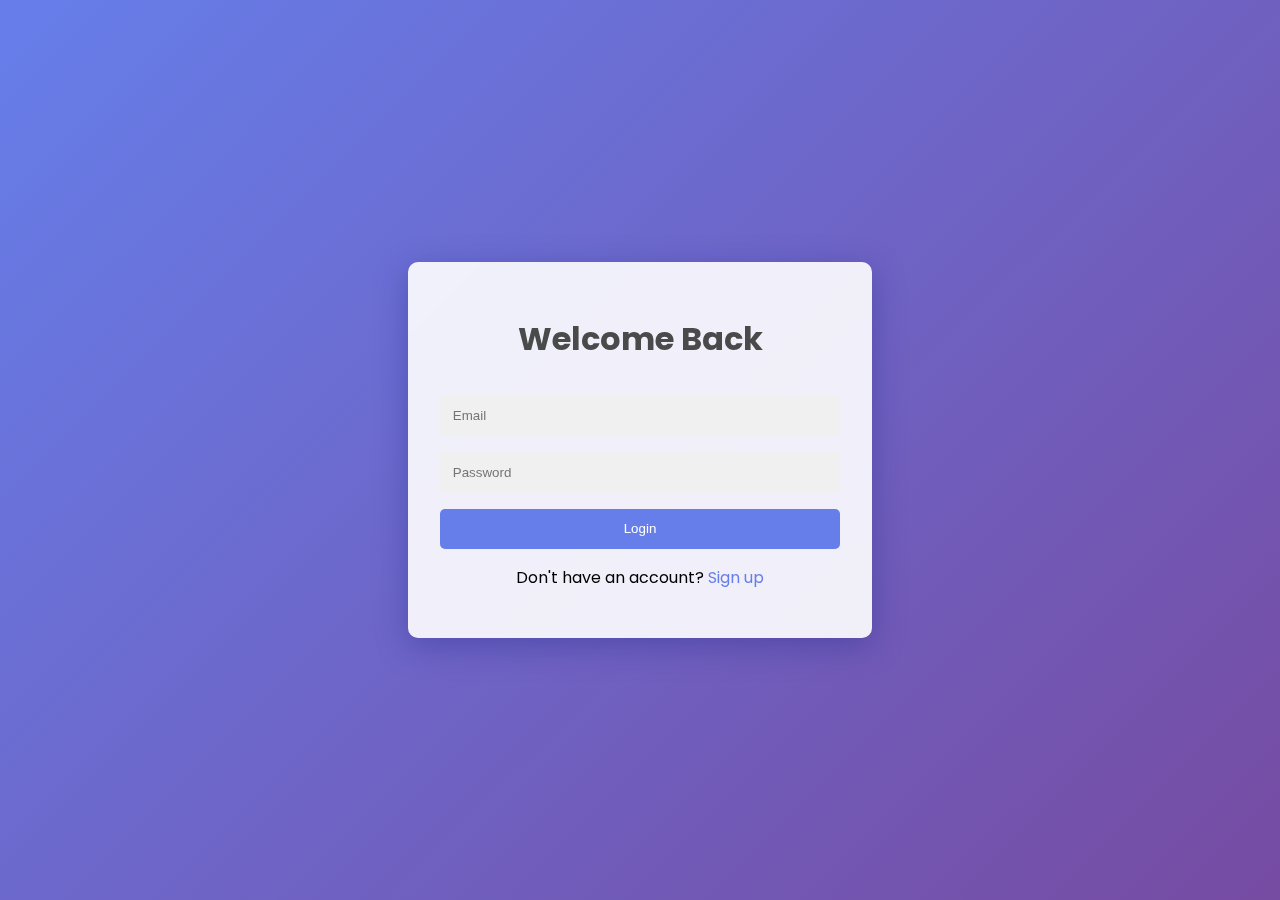
<file: login.html>
<!DOCTYPE html>
<html lang="en">
<head>
    <meta charset="UTF-8">
    <meta name="viewport" content="width=device-width, initial-scale=1.0">
    <title>Login - ECE Learning Hub</title>
    <link href="https://fonts.googleapis.com/css2?family=Poppins:wght@300;400;600&display=swap" rel="stylesheet">
    <style>
        body {
            font-family: 'Poppins', sans-serif;
            background: linear-gradient(135deg, #667eea 0%, #764ba2 100%);
            margin: 0;
            height: 100vh;
            display: flex;
            align-items: center;
            justify-content: center;
        }
        .login-container {
            background: rgba(255, 255, 255, 0.9);
            padding: 2rem;
            border-radius: 10px;
            box-shadow: 0 8px 32px rgba(31, 38, 135, 0.37);
            backdrop-filter: blur(4px);
            width: 100%;
            max-width: 400px;
        }
        h1 {
            color: #4a4a4a;
            text-align: center;
            margin-bottom: 2rem;
        }
        form {
            display: flex;
            flex-direction: column;
        }
        input {
            margin-bottom: 1rem;
            padding: 0.8rem;
            border: none;
            border-radius: 5px;
            background-color: #f0f0f0;
            transition: all 0.3s ease;
        }
        input:focus {
            outline: none;
            box-shadow: 0 0 0 2px #667eea;
        }
        button {
            background-color: #667eea;
            color: white;
            padding: 0.8rem;
            border: none;
            border-radius: 5px;
            cursor: pointer;
            transition: background-color 0.3s ease;
        }
        button:hover {
            background-color: #764ba2;
        }
        .signup-link {
            text-align: center;
            margin-top: 1rem;
        }
        .signup-link a {
            color: #667eea;
            text-decoration: none;
        }
        .animated-bg {
            position: absolute;
            top: 0;
            left: 0;
            width: 100%;
            height: 100%;
            z-index: -1;
            overflow: hidden;
        }
        .animated-bg span {
            position: absolute;
            display: block;
            width: 20px;
            height: 20px;
            background: rgba(255, 255, 255, 0.2);
            animation: animate 25s linear infinite;
            bottom: -150px;
        }
        @keyframes animate {
            0% {
                transform: translateY(0) rotate(0deg);
                opacity: 1;
                border-radius: 0;
            }
            100% {
                transform: translateY(-1000px) rotate(720deg);
                opacity: 0;
                border-radius: 50%;
            }
        }
    </style>
</head>
<body>
    <div class="animated-bg">
        <span></span>
        <span></span>
        <span></span>
        <span></span>
        <span></span>
        <span></span>
        <span></span>
        <span></span>
    </div>
    <div class="login-container">
        <h1>Welcome Back</h1>
        <form onsubmit="return handleLogin(event)">
            <input type="email" id="email" placeholder="Email" required>
            <input type="password" id="password" placeholder="Password" required>
            <button type="submit">Login</button>
        </form>
        <div class="signup-link">
            <p>Don't have an account? <a href="signup.html">Sign up</a></p>
        </div>
    </div>
    <script>
        function handleLogin(event) {
            event.preventDefault();
            // Implement login logic here
            // For demonstration, we'll just redirect to home.html
            window.location.href = 'index.html';
            return false;
        }

        // Create animated background elements
        const animatedBg = document.querySelector('.animated-bg');
        for (let i = 0; i < 50; i++) {
            const span = document.createElement('span');
            span.style.width = `${Math.random() * 30 + 10}px`;
            span.style.height = span.style.width;
            span.style.left = `${Math.random() * 100}%`;
            span.style.animationDelay = `${Math.random() * 5}s`;
            animatedBg.appendChild(span);
        }
    </script>
</body>
</html>
</file>
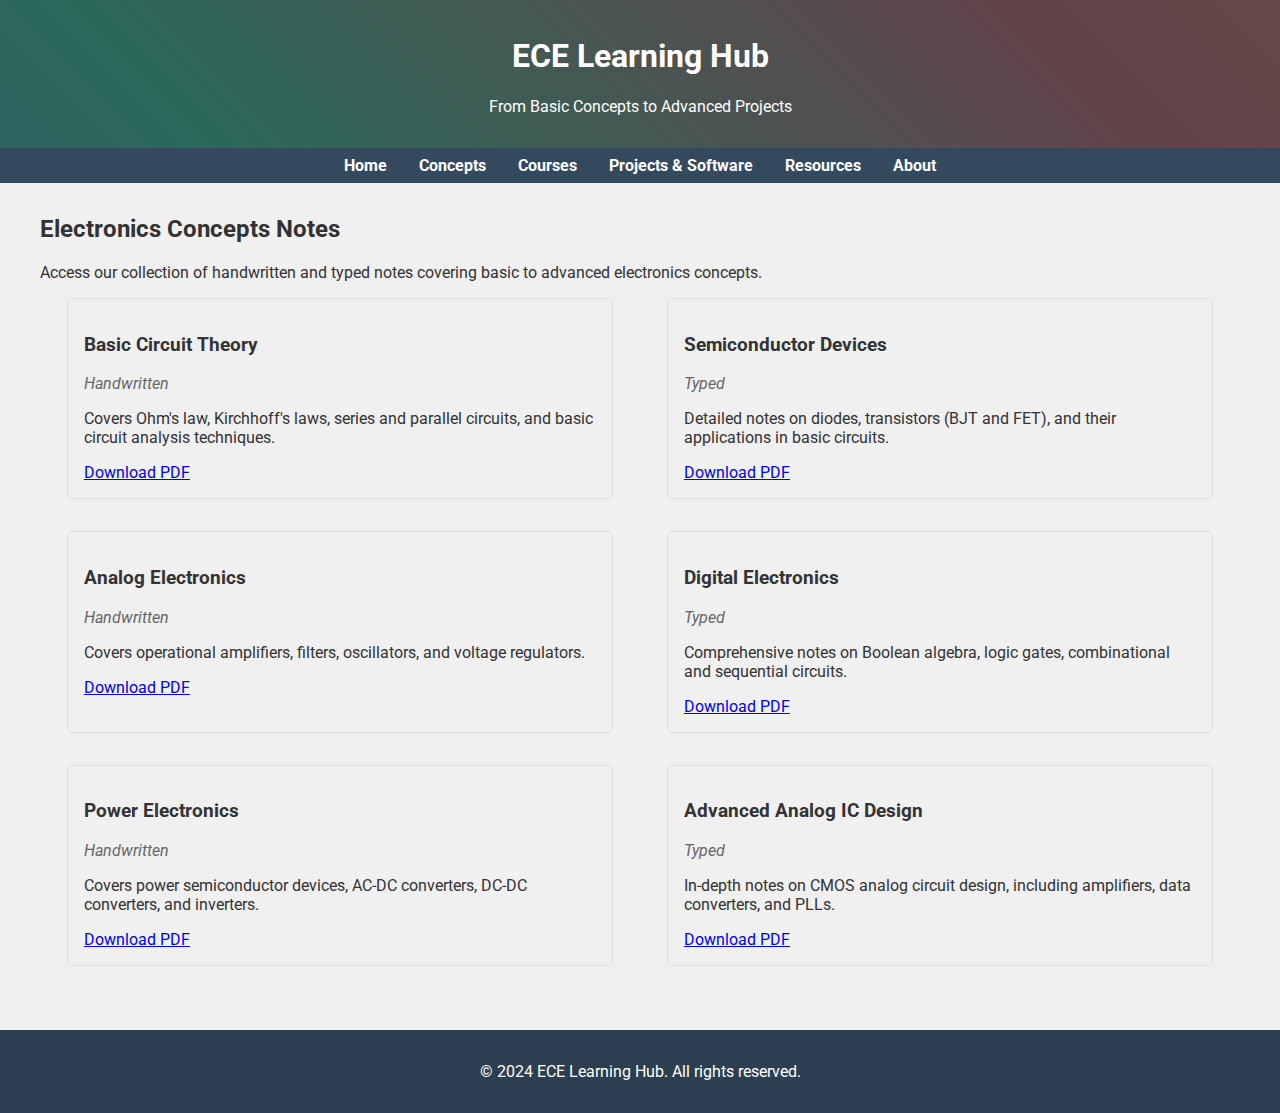
<file: pdf_notes.html>
<!DOCTYPE html>
<html lang="en">
<head>
    <meta charset="UTF-8">
    <meta name="viewport" content="width=device-width, initial-scale=1.0">
    <title>Electronics Concepts Notes - ECE Learning Hub</title>
    <link rel="stylesheet" href="styles.css">
    <style>
        .notes-list {
            display: flex;
            flex-wrap: wrap;
            justify-content: space-around;
        }
        .note-item {
            flex-basis: calc(44% - 0.990rem);
            margin-bottom: 2rem;
            padding: 1rem;
            border: 1px solid #ddd;
            border-radius: 5px;
        }
        @media (max-width: 768px) {
            .note-item {
                flex-basis: 100%;
            }
        }
        .note-type {
            font-style: italic;
            color: #666;
        }
    </style>
</head>
<body>
    <header>
        <h1>ECE Learning Hub</h1>
        <p>From Basic Concepts to Advanced Projects</p>
    </header>
    <nav>
        <ul>
            <li><a href="index.html">Home</a></li>
            <li><a href="Concepts.html">Concepts</a></li>
            <li><a href="courses.html">Courses</a></li>
            <li><a href="projects.html">Projects & Software</a></li>
            <li><a href="resources.html">Resources</a></li>
            <li><a href="about.html">About</a></li>
        </ul>
    </nav>
    <main>
        <h2>Electronics Concepts Notes</h2>
        <p>Access our collection of handwritten and typed notes covering basic to advanced electronics concepts.</p>
        
        <div class="notes-list">
            <div class="note-item">
                <h3>Basic Circuit Theory</h3>
                <p class="note-type">Handwritten</p>
                <p>Covers Ohm's law, Kirchhoff's laws, series and parallel circuits, and basic circuit analysis techniques.</p>
                <a href="path_to_file/basic_circuit_theory.pdf" download>Download PDF</a>
            </div>
            
            <div class="note-item">
                <h3>Semiconductor Devices</h3>
                <p class="note-type">Typed</p>
                <p>Detailed notes on diodes, transistors (BJT and FET), and their applications in basic circuits.</p>
                <a href="path_to_file/semiconductor_devices.pdf" download>Download PDF</a>
            </div>
            
            <div class="note-item">
                <h3>Analog Electronics</h3>
                <p class="note-type">Handwritten</p>
                <p>Covers operational amplifiers, filters, oscillators, and voltage regulators.</p>
                <a href="path_to_file/analog_electronics.pdf" download>Download PDF</a>
            </div>
            
            <div class="note-item">
                <h3>Digital Electronics</h3>
                <p class="note-type">Typed</p>
                <p>Comprehensive notes on Boolean algebra, logic gates, combinational and sequential circuits.</p>
                <a href="path_to_file/digital_electronics.pdf" download>Download PDF</a>
            </div>
            
            <div class="note-item">
                <h3>Power Electronics</h3>
                <p class="note-type">Handwritten</p>
                <p>Covers power semiconductor devices, AC-DC converters, DC-DC converters, and inverters.</p>
                <a href="path_to_file/power_electronics.pdf" download>Download PDF</a>
            </div>
            
            <div class="note-item">
                <h3>Advanced Analog IC Design</h3>
                <p class="note-type">Typed</p>
                <p>In-depth notes on CMOS analog circuit design, including amplifiers, data converters, and PLLs.</p>
                <a href="path_to_file/advanced_analog_ic_design.pdf" download>Download PDF</a>
            </div>
        </div>
    </main>
    <footer>
        <p>&copy; 2024 ECE Learning Hub. All rights reserved.</p>
    </footer>
</body>
</html>
</file>
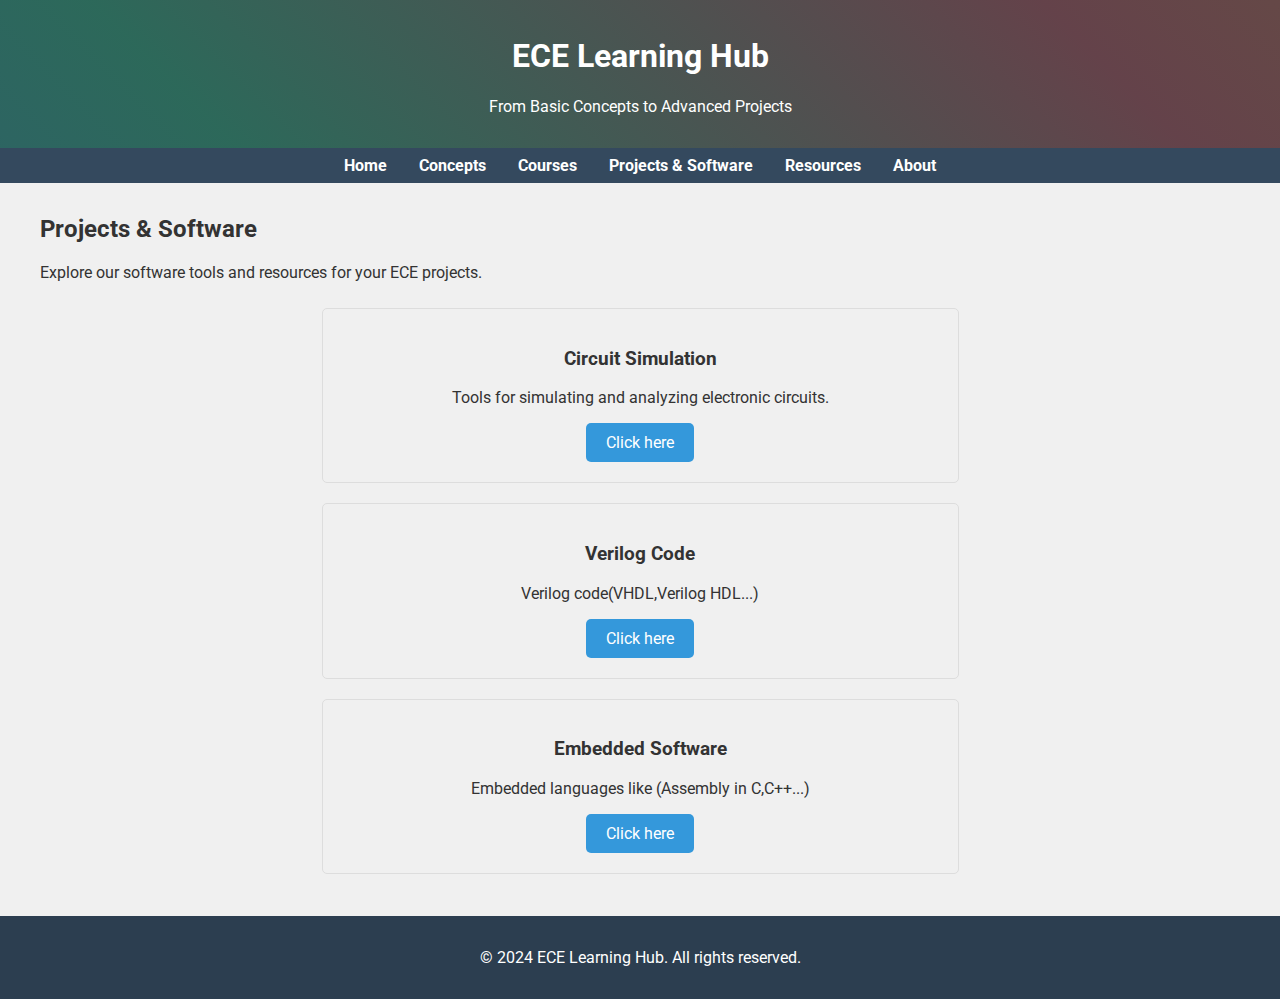
<file: projects.html>
<!DOCTYPE html>
<html lang="en">
<head>
    <meta charset="UTF-8">
    <meta name="viewport" content="width=device-width, initial-scale=1.0">
    <title>Projects & Software - ECE Learning Hub</title>
    <link rel="stylesheet" href="styles.css">
    <style>
        .software-categories {
            display: flex;
            justify-content: space-around;
            flex-wrap: wrap;
        }
        .category-item {
            flex-basis: calc(50% - 5px);
            margin: 10px;
            padding: 20px;
            border: 1px solid #ddd;
            border-radius: 5px;
            text-align: center;
        }
        @media (max-width: 768px) {
            .category-item {
                flex-basis: 100%;
            }
        }
    </style>
</head>
<body>
    <header>
        <h1>ECE Learning Hub</h1>
        <p>From Basic Concepts to Advanced Projects</p>
    </header>
    <nav>
        <ul>
            <li><a href="index.html">Home</a></li>
            <li><a href="Concepts.html">Concepts</a></li>
            <li><a href="courses.html">Courses</a></li>
            <li><a href="projects.html">Projects & Software</a></li>
            <li><a href="resources.html">Resources</a></li>
            <li><a href="about.html">About</a></li>
        </ul>
    </nav>
    <main>
        <h2>Projects & Software</h2>
        <p>Explore our software tools and resources for your ECE projects.</p>
        
        <div class="software-categories">
            <div class="category-item">
                <h3>Circuit Simulation</h3>
                <p>Tools for simulating and analyzing electronic circuits.</p>
                <a href="Circuit_tool.html" class="btn">Click here</a>
               
            </div>
            
            <div class="category-item">
                <h3>Verilog Code</h3>
                <p>Verilog code(VHDL,Verilog HDL...)</p>
                <a href="verilog_tool.html" class="btn">Click here</a>
            </div>
            
            <div class="category-item">
                <h3>Embedded Software</h3>
                <p>Embedded languages like (Assembly in C,C++...)</p>
                <a href="Embedded_tool.html" class="btn">Click here</a>
            </div>
        </div>
    </main>
    <footer>
        <p>&copy; 2024 ECE Learning Hub. All rights reserved.</p>
    </footer>
</body>
</html>
</file>
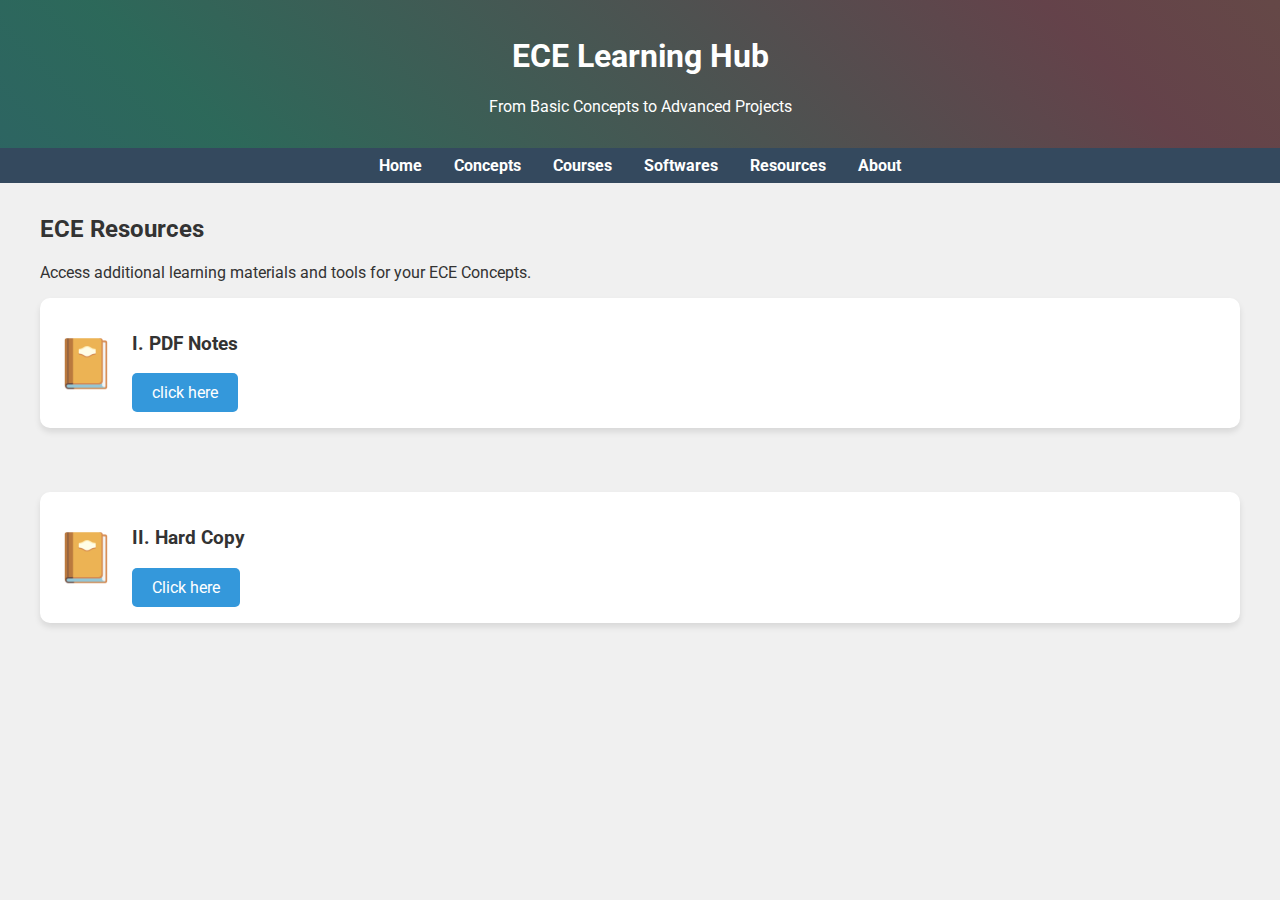
<file: resources.html>
<!DOCTYPE html>
<html lang="en">
<head>
    <meta charset="UTF-8">
    <meta name="viewport" content="width=device-width, initial-scale=1.0">
    <title>Resources - ECE Learning Hub</title>
    <link rel="stylesheet" href="styles.css">
    <style>
        .resource-list {
            display: flex;
            flex-wrap: wrap;
            justify-content: space-around;
        }
        .resource-item {
            flex-basis: calc(100% - 1rem);
            margin-bottom: 2rem;
            display: flex;
            align-items: center;
        }
        .resource-icon {
            font-size: 3rem;
            margin-right: 1rem;
        }
    </style>
</head>
<body>
    <header>
        <h1>ECE Learning Hub</h1>
        <p>From Basic Concepts to Advanced Projects</p>
    </header>
    <nav>
        <ul>
            <li><a href="index.html">Home</a></li>
            <li><a href="Concepts.html">Concepts</a></li>
            <li><a href="courses.html">Courses</a></li>
            <li><a href="projects.html">Softwares</a></li>
            <li><a href="resources.html">Resources</a></li>
            <li><a href="about.html">About</a></li>
        </ul>
    </nav>
    <main>
        <h2>ECE Resources</h2>
        <p>Access additional learning materials and tools for your ECE Concepts.</p>
        <div class="resource-list">
            <div class="resource-item fade-in">
                <div class="resource-icon">📔</div>
                <div>
                    <h3>I. PDF Notes</h3>
                    <a href="pdf_notes.html" class = "btn">click here</a>
                </div>
            </div>
        </div> 
    </main>
    <main>
        <div class="resource-list">
            <div class="resource-item fade-in">
                <div class="resource-icon">📔</div>
                <div>
                    <h3>II. Hard Copy </h3>
                    <a href="Hard_Copy.html" class = "btn">Click here</a>
                </div>
            </div>
        </div>
    </main>
</file>
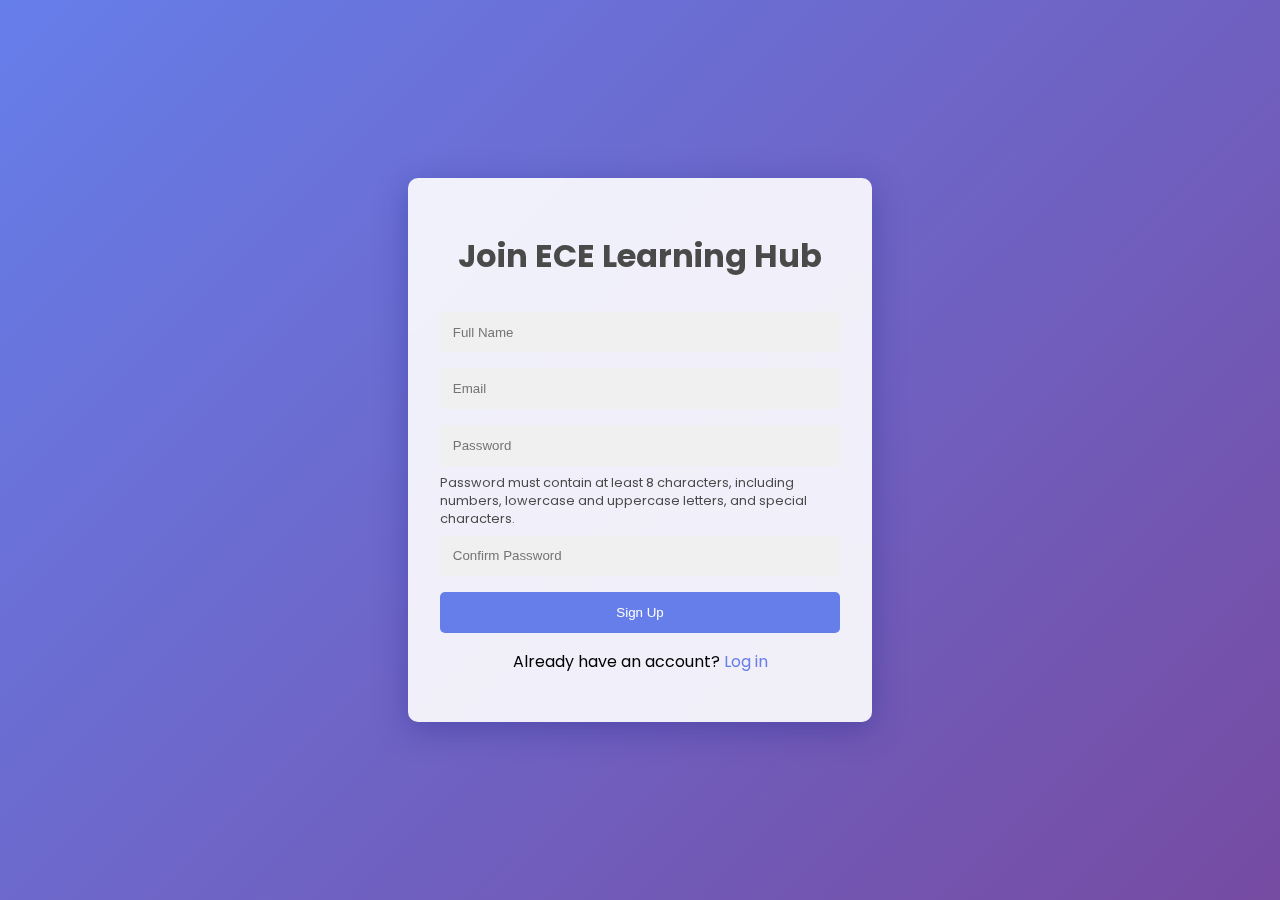
<file: signup.html>
<!DOCTYPE html>
<html lang="en">
<head>
    <meta charset="UTF-8">
    <meta name="viewport" content="width=device-width, initial-scale=1.0">
    <title>Sign Up - ECE Learning Hub</title>
    <link href="https://fonts.googleapis.com/css2?family=Poppins:wght@300;400;600&display=swap" rel="stylesheet">
    <style>
        body {
            font-family: 'Poppins', sans-serif;
            background: linear-gradient(135deg, #667eea 0%, #764ba2 100%);
            margin: 0;
            height: 100vh;
            display: flex;
            align-items: center;
            justify-content: center;
        }
        .signup-container {
            background: rgba(255, 255, 255, 0.9);
            padding: 2rem;
            border-radius: 10px;
            box-shadow: 0 8px 32px rgba(31, 38, 135, 0.37);
            backdrop-filter: blur(4px);
            width: 100%;
            max-width: 400px;
        }
        h1 {
            color: #4a4a4a;
            text-align: center;
            margin-bottom: 2rem;
        }
        form {
            display: flex;
            flex-direction: column;
        }
        input {
            margin-bottom: 1rem;
            padding: 0.8rem;
            border: none;
            border-radius: 5px;
            background-color: #f0f0f0;
            transition: all 0.3s ease;
        }
        input:focus {
            outline: none;
            box-shadow: 0 0 0 2px #667eea;
        }
        button {
            background-color: #667eea;
            color: white;
            padding: 0.8rem;
            border: none;
            border-radius: 5px;
            cursor: pointer;
            transition: background-color 0.3s ease;
        }
        button:hover {
            background-color: #764ba2;
        }
        .login-link {
            text-align: center;
            margin-top: 1rem;
        }
        .login-link a {
            color: #667eea;
            text-decoration: none;
        }
        .error-message {
            color: #ff3860;
            font-size: 0.9rem;
            margin-top: -0.5rem;
            margin-bottom: 0.5rem;
        }
        .password-requirements {
            font-size: 0.8rem;
            color: #4a4a4a;
            margin-top: -0.5rem;
            margin-bottom: 0.5rem;
        }
    </style>
</head>
<body>
    <div class="signup-container">
        <h1>Join ECE Learning Hub</h1>
        <form id="signupForm" onsubmit="return handleSignup(event)">
            <input type="text" id="fullName" placeholder="Full Name" required>
            <input type="email" id="email" placeholder="Email" required>
            <div id="emailError" class="error-message"></div>
            <input type="password" id="password" placeholder="Password" required>
            <div class="password-requirements">
                Password must contain at least 8 characters, including numbers, 
                lowercase and uppercase letters, and special characters.
            </div>
            <div id="passwordError" class="error-message"></div>
            <input type="password" id="confirmPassword" placeholder="Confirm Password" required>
            <div id="confirmPasswordError" class="error-message"></div>
            <button type="submit">Sign Up</button>
        </form>
        <div class="login-link">
            <p>Already have an account? <a href="login.html">Log in</a></p>
        </div>
    </div>
    <script>
        // Simulated database of existing email addresses
        const existingEmails = ['test@example.com', 'user@example.com'];

        function handleSignup(event) {
            event.preventDefault();
            
            const email = document.getElementById('email').value;
            const password = document.getElementById('password').value;
            const confirmPassword = document.getElementById('confirmPassword').value;
            
            // Check if email already exists
            if (existingEmails.includes(email)) {
                document.getElementById('emailError').textContent = 'This email is already registered.';
                return false;
            } else {
                document.getElementById('emailError').textContent = '';
            }
            
            // Validate password
            const passwordRegex = /^(?=.*\d)(?=.*[a-z])(?=.*[A-Z])(?=.*[!@#$%^&*]).{8,}$/;
            if (!passwordRegex.test(password)) {
                document.getElementById('passwordError').textContent = 'Password does not meet the requirements.';
                return false;
            } else {
                document.getElementById('passwordError').textContent = '';
            }
            
            // Check if passwords match
            if (password !== confirmPassword) {
                document.getElementById('confirmPasswordError').textContent = 'Passwords do not match.';
                return false;
            } else {
                document.getElementById('confirmPasswordError').textContent = '';
            }
            
            // If all validations pass, you can proceed with signup
            alert('Signup successful!');
            // Here you would typically send the data to your server
            // For demonstration, we'll just redirect to home.html
            window.location.href = 'index.html';
            return false;
        }
    </script>
</body>
</html>
</file>
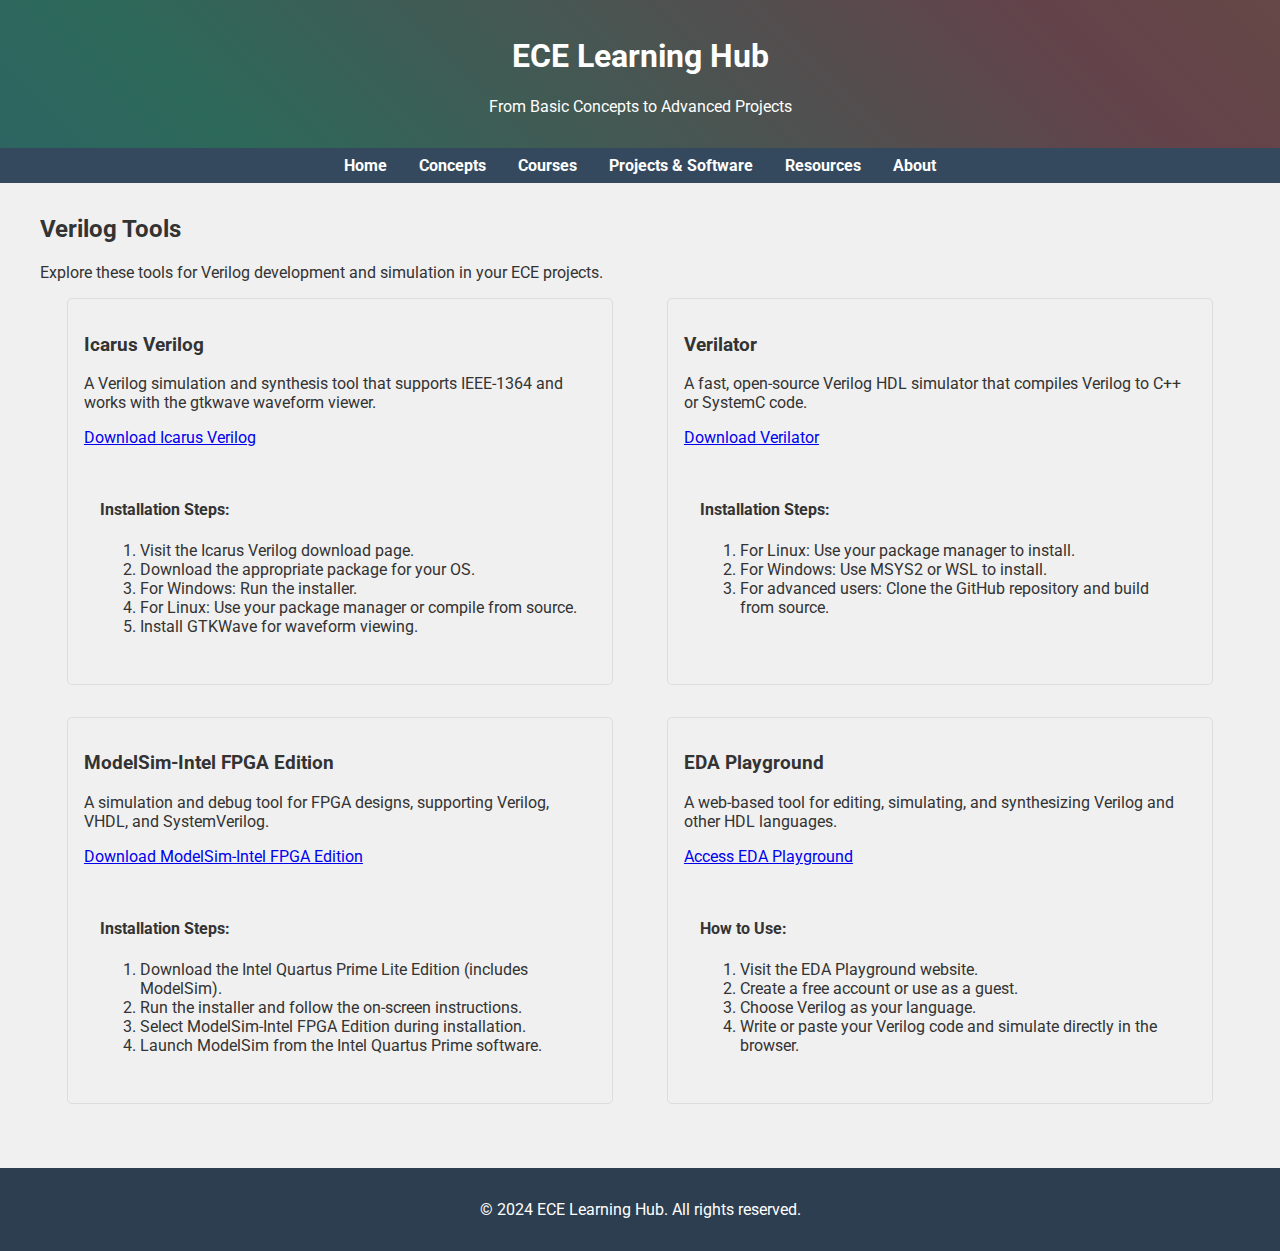
<file: verilog_tool.html>
<!DOCTYPE html>
<html lang="en">
<head>
    <meta charset="UTF-8">
    <meta name="viewport" content="width=device-width, initial-scale=1.0">
    <title>Verilog Tools - ECE Learning Hub</title>
    <link rel="stylesheet" href="styles.css">
    <style>
        .tool-list {
            display: flex;
            flex-wrap: wrap;
            justify-content: space-around;
        }
        .tool-item {
            flex-basis: calc(44% - 0.990rem);
            margin-bottom: 2rem;
            padding: 1rem;
            border: 1px solid #ddd;
            border-radius: 5px;
        }
        @media (max-width: 768px) {
            .tool-item {
                flex-basis: 100%;
            }
        }
        .installation-steps {
            background-color: #f0f0f0;
            padding: 1rem;
            border-radius: 5px;
            margin-top: 1rem;
        }
    </style>
</head>
<body>
    <header>
        <h1>ECE Learning Hub</h1>
        <p>From Basic Concepts to Advanced Projects</p>
    </header>
    <nav>
        <ul>
            <li><a href="index.html">Home</a></li>
            <li><a href="Concepts.html">Concepts</a></li>
            <li><a href="courses.html">Courses</a></li>
            <li><a href="projects.html">Projects & Software</a></li>
            <li><a href="resources.html">Resources</a></li>
            <li><a href="about.html">About</a></li>
        </ul>
    </nav>
    <main>
        <h2>Verilog Tools</h2>
        <p>Explore these tools for Verilog development and simulation in your ECE projects.</p>
        
        <div class="tool-list">
            <div class="tool-item">
                <h3>Icarus Verilog</h3>
                <p>A Verilog simulation and synthesis tool that supports IEEE-1364 and works with the gtkwave waveform viewer.</p>
                <a href="http://iverilog.icarus.com/" target="_blank">Download Icarus Verilog</a>
                <div class="installation-steps">
                    <h4>Installation Steps:</h4>
                    <ol>
                        <li>Visit the Icarus Verilog download page.</li>
                        <li>Download the appropriate package for your OS.</li>
                        <li>For Windows: Run the installer.</li>
                        <li>For Linux: Use your package manager or compile from source.</li>
                        <li>Install GTKWave for waveform viewing.</li>
                    </ol>
                </div>
            </div>
            
            <div class="tool-item">
                <h3>Verilator</h3>
                <p>A fast, open-source Verilog HDL simulator that compiles Verilog to C++ or SystemC code.</p>
                <a href="https://www.veripool.org/verilator/" target="_blank">Download Verilator</a>
                <div class="installation-steps">
                    <h4>Installation Steps:</h4>
                    <ol>
                        <li>For Linux: Use your package manager to install.</li>
                        <li>For Windows: Use MSYS2 or WSL to install.</li>
                        <li>For advanced users: Clone the GitHub repository and build from source.</li>
                    </ol>
                </div>
            </div>
            
            <div class="tool-item">
                <h3>ModelSim-Intel FPGA Edition</h3>
                <p>A simulation and debug tool for FPGA designs, supporting Verilog, VHDL, and SystemVerilog.</p>
                <a href="https://www.intel.com/content/www/us/en/software-kit/750666/intel-quartus-prime-lite-edition-design-software-version-22-1-for-windows.html" target="_blank">Download ModelSim-Intel FPGA Edition</a>
                <div class="installation-steps">
                    <h4>Installation Steps:</h4>
                    <ol>
                        <li>Download the Intel Quartus Prime Lite Edition (includes ModelSim).</li>
                        <li>Run the installer and follow the on-screen instructions.</li>
                        <li>Select ModelSim-Intel FPGA Edition during installation.</li>
                        <li>Launch ModelSim from the Intel Quartus Prime software.</li>
                    </ol>
                </div>
            </div>
            
            <div class="tool-item">
                <h3>EDA Playground</h3>
                <p>A web-based tool for editing, simulating, and synthesizing Verilog and other HDL languages.</p>
                <a href="https://www.edaplayground.com/" target="_blank">Access EDA Playground</a>
                <div class="installation-steps">
                    <h4>How to Use:</h4>
                    <ol>
                        <li>Visit the EDA Playground website.</li>
                        <li>Create a free account or use as a guest.</li>
                        <li>Choose Verilog as your language.</li>
                        <li>Write or paste your Verilog code and simulate directly in the browser.</li>
                    </ol>
                </div>
            </div>
        </div>
    </main>
    <footer>
        <p>&copy; 2024 ECE Learning Hub. All rights reserved.</p>
    </footer>
</body>
</html>
</file>
<file: styles.css>
/* styles.css */
@import url('https://fonts.googleapis.com/css2?family=Roboto:wght@300;400;700&display=swap');

body {
    font-family: 'Roboto', sans-serif;
    margin: 0;
    padding: 0;
    background-color: #f0f0f0;
    color: #333;
}

header {
    background-color: #2c3e50;
    color: white;
    text-align: center;
    padding: 1rem;
    position: relative;
    overflow: hidden;
}

header::before {
    content: '';
    position: absolute;
    top: -50%;
    left: -50%;
    width: 200%;
    height: 200%;
    background: linear-gradient(45deg, #3498db, #2ecc71, #e74c3c, #f39c12);
    animation: rotate 10s linear infinite;
    opacity: 0.3;
    z-index: 1;
}

@keyframes rotate {
    0% { transform: rotate(0deg); }
    100% { transform: rotate(360deg); }
}

header h1, header p {
    position: relative;
    z-index: 2;
}

nav {
    background-color: #34495e;
    padding: 0.5rem;
}

nav ul {
    list-style-type: none;
    padding: 0;
    margin: 0;
    display: flex;
    justify-content: center;
}

nav ul li {
    margin: 0 1rem;
}

nav ul li a {
    color: white;
    text-decoration: none;
    font-weight: bold;
    transition: color 0.3s ease;
}

nav ul li a:hover {
    color: #3498db;
}

main {
    max-width: 1200px;
    margin: 2rem auto;
    padding: 0 1rem;
}

.section-card, .course-item, .project-item, .resource-item {
    background-color: white;
    border-radius: 10px;
    padding: 1rem;
    box-shadow: 0 4px 6px rgba(0, 0, 0, 0.1);
    transition: transform 0.3s ease, box-shadow 0.3s ease;
}

.section-card:hover, .course-item:hover, .project-item:hover, .resource-item:hover {
    transform: translateY(-5px);
    box-shadow: 0 6px 8px rgba(0, 0, 0, 0.15);
}

footer {
    background-color: #2c3e50;
    color: white;
    text-align: center;
    padding: 1rem;
    margin-top: 2rem;
}

.btn {
    display: inline-block;
    padding: 10px 20px;
    background-color: #3498db;
    color: white;
    text-decoration: none;
    border-radius: 5px;
    transition: background-color 0.3s ease;
}

.btn:hover {
    background-color: #2980b9;
}

img {
    max-width: 100%;
    height: auto;
    border-radius: 5px;
}

/* Add this at the end of your CSS file */
@keyframes fadeIn {
    from { opacity: 0; }
    to { opacity: 1; }
}

.fade-in {
    animation: fadeIn 1s ease-out;
}
</file>
